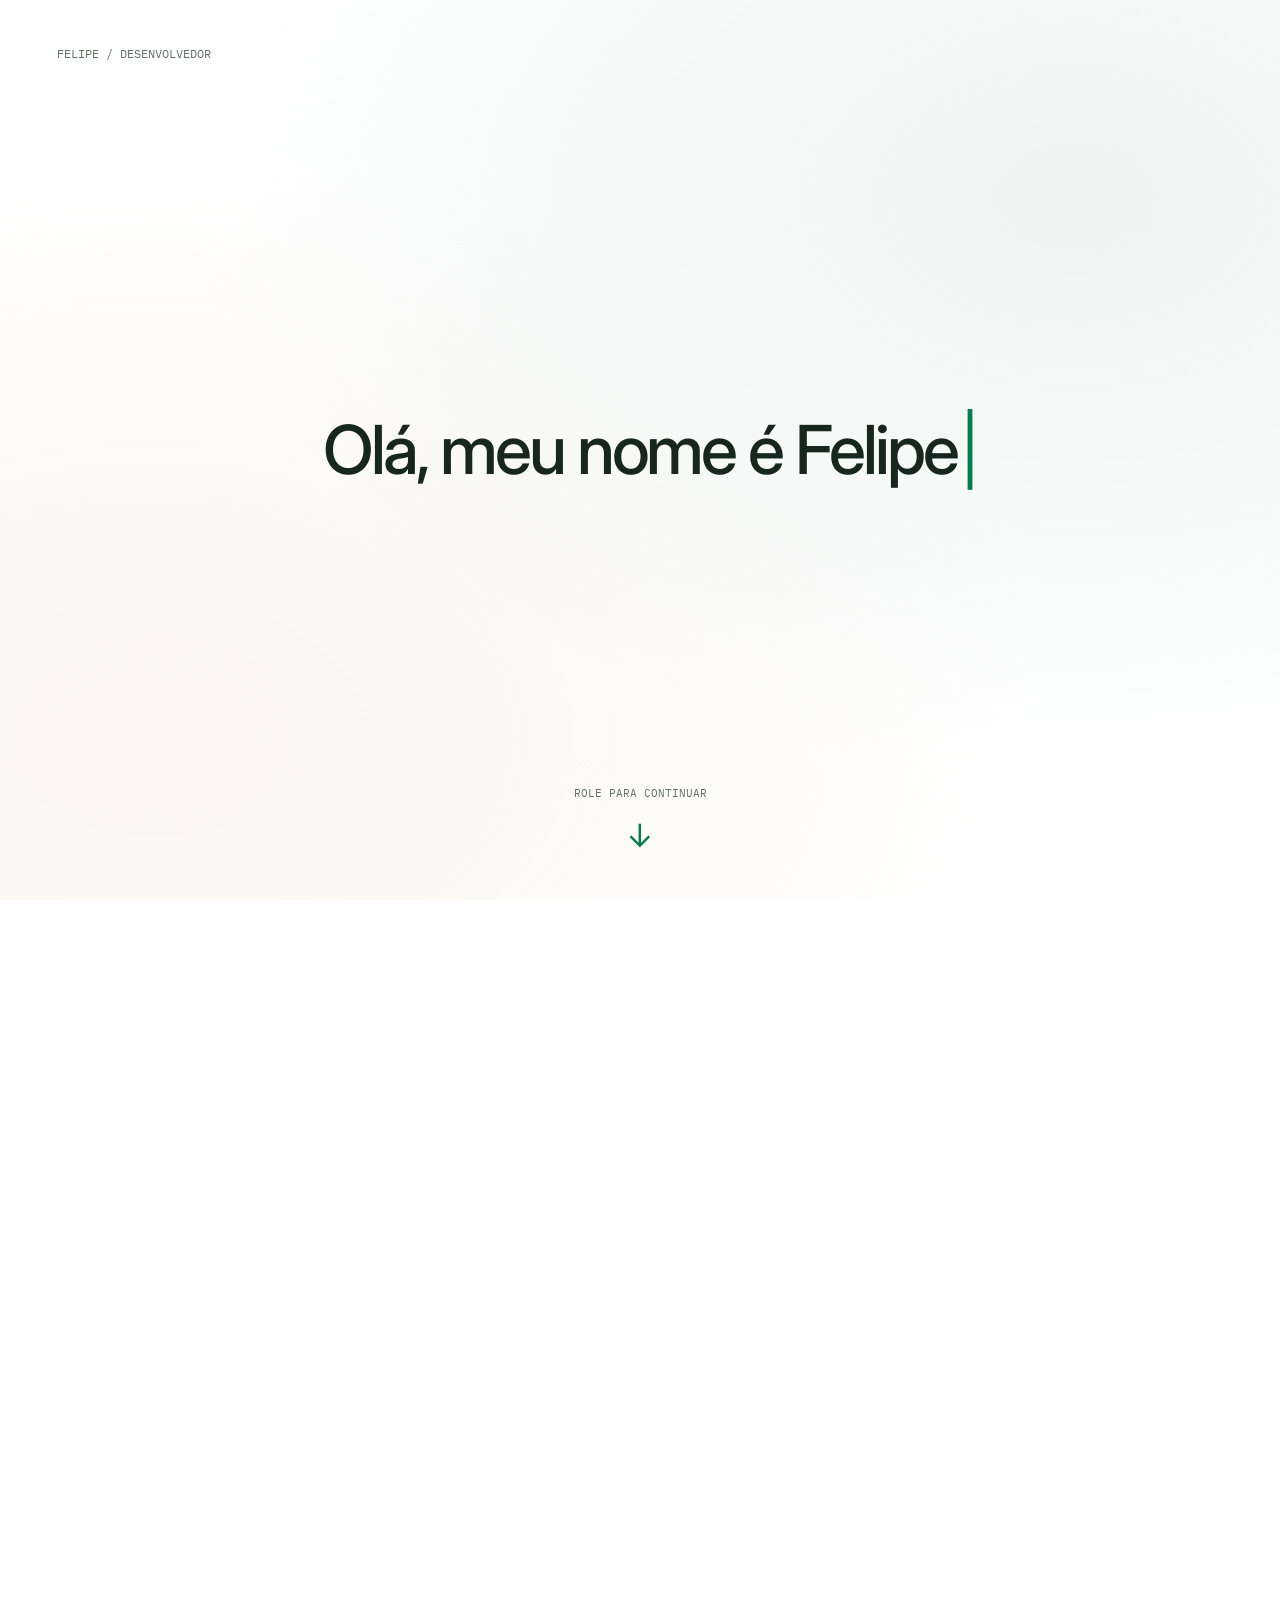
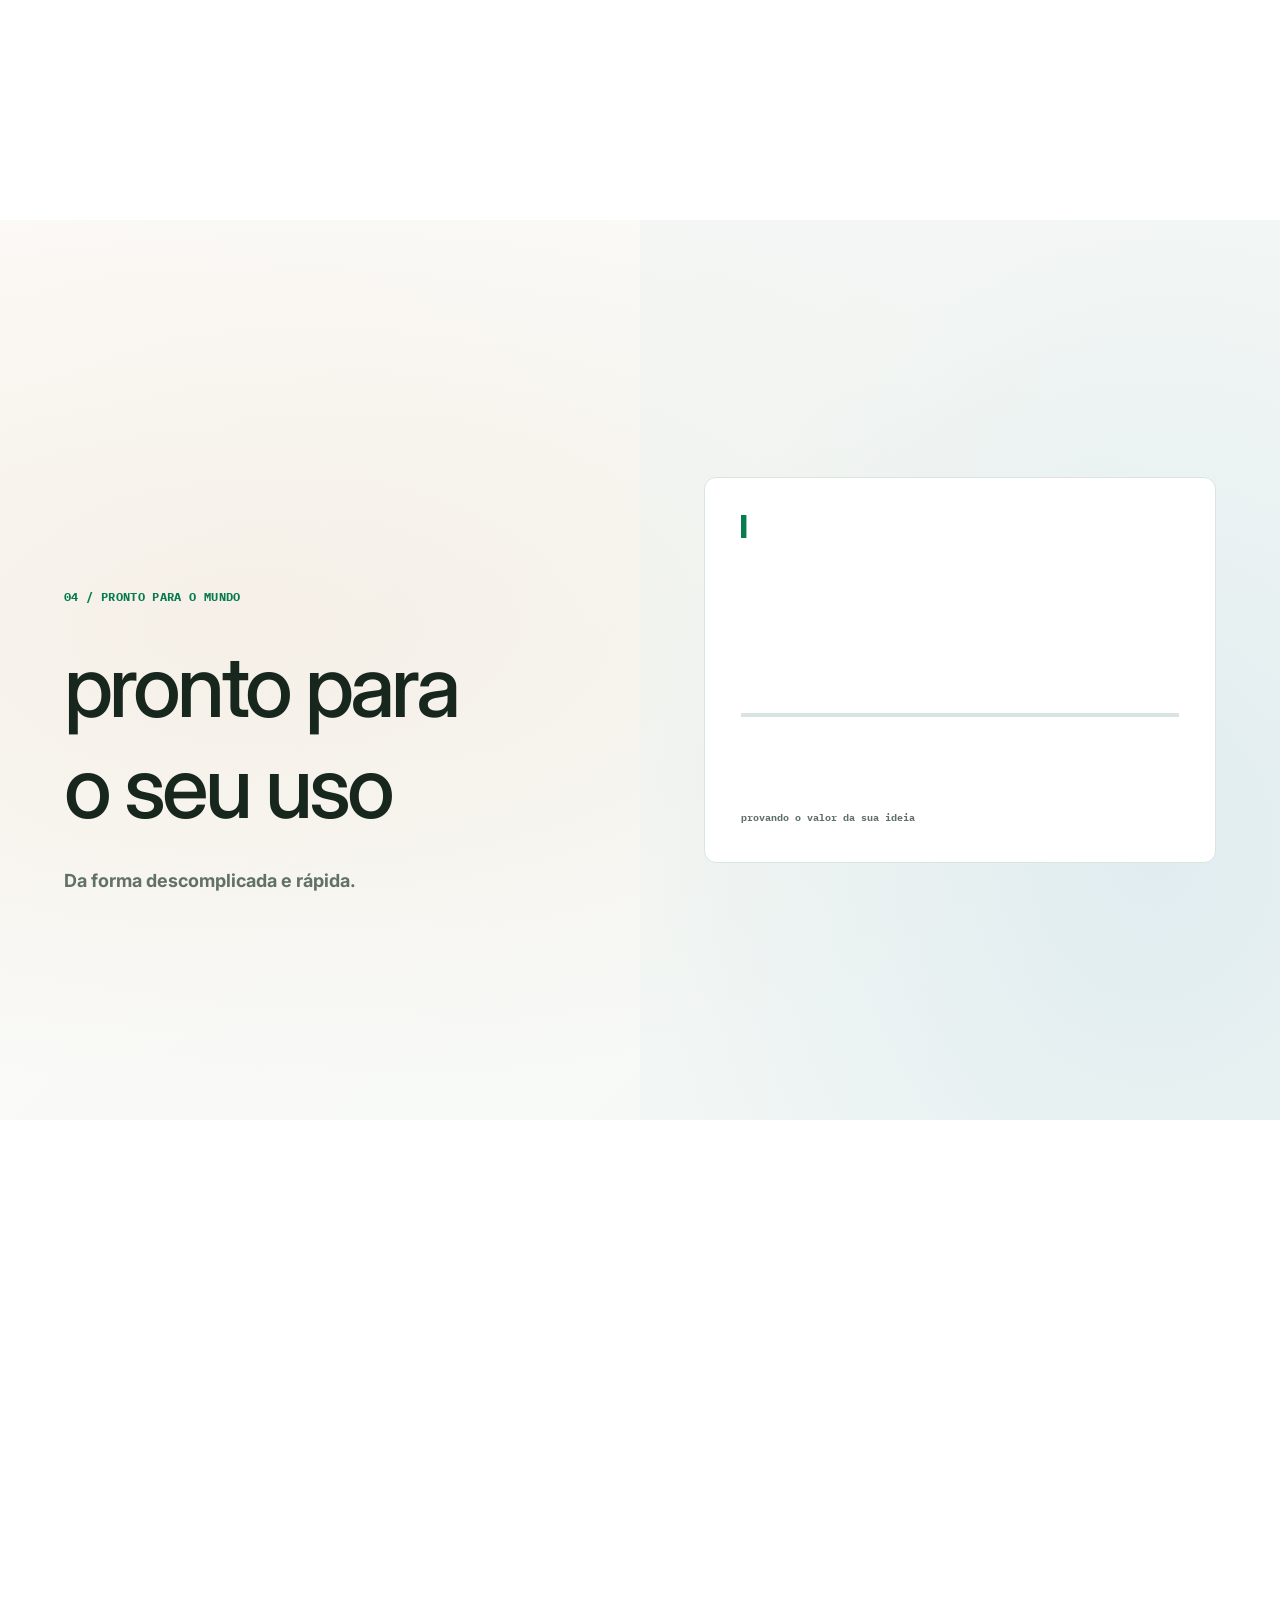
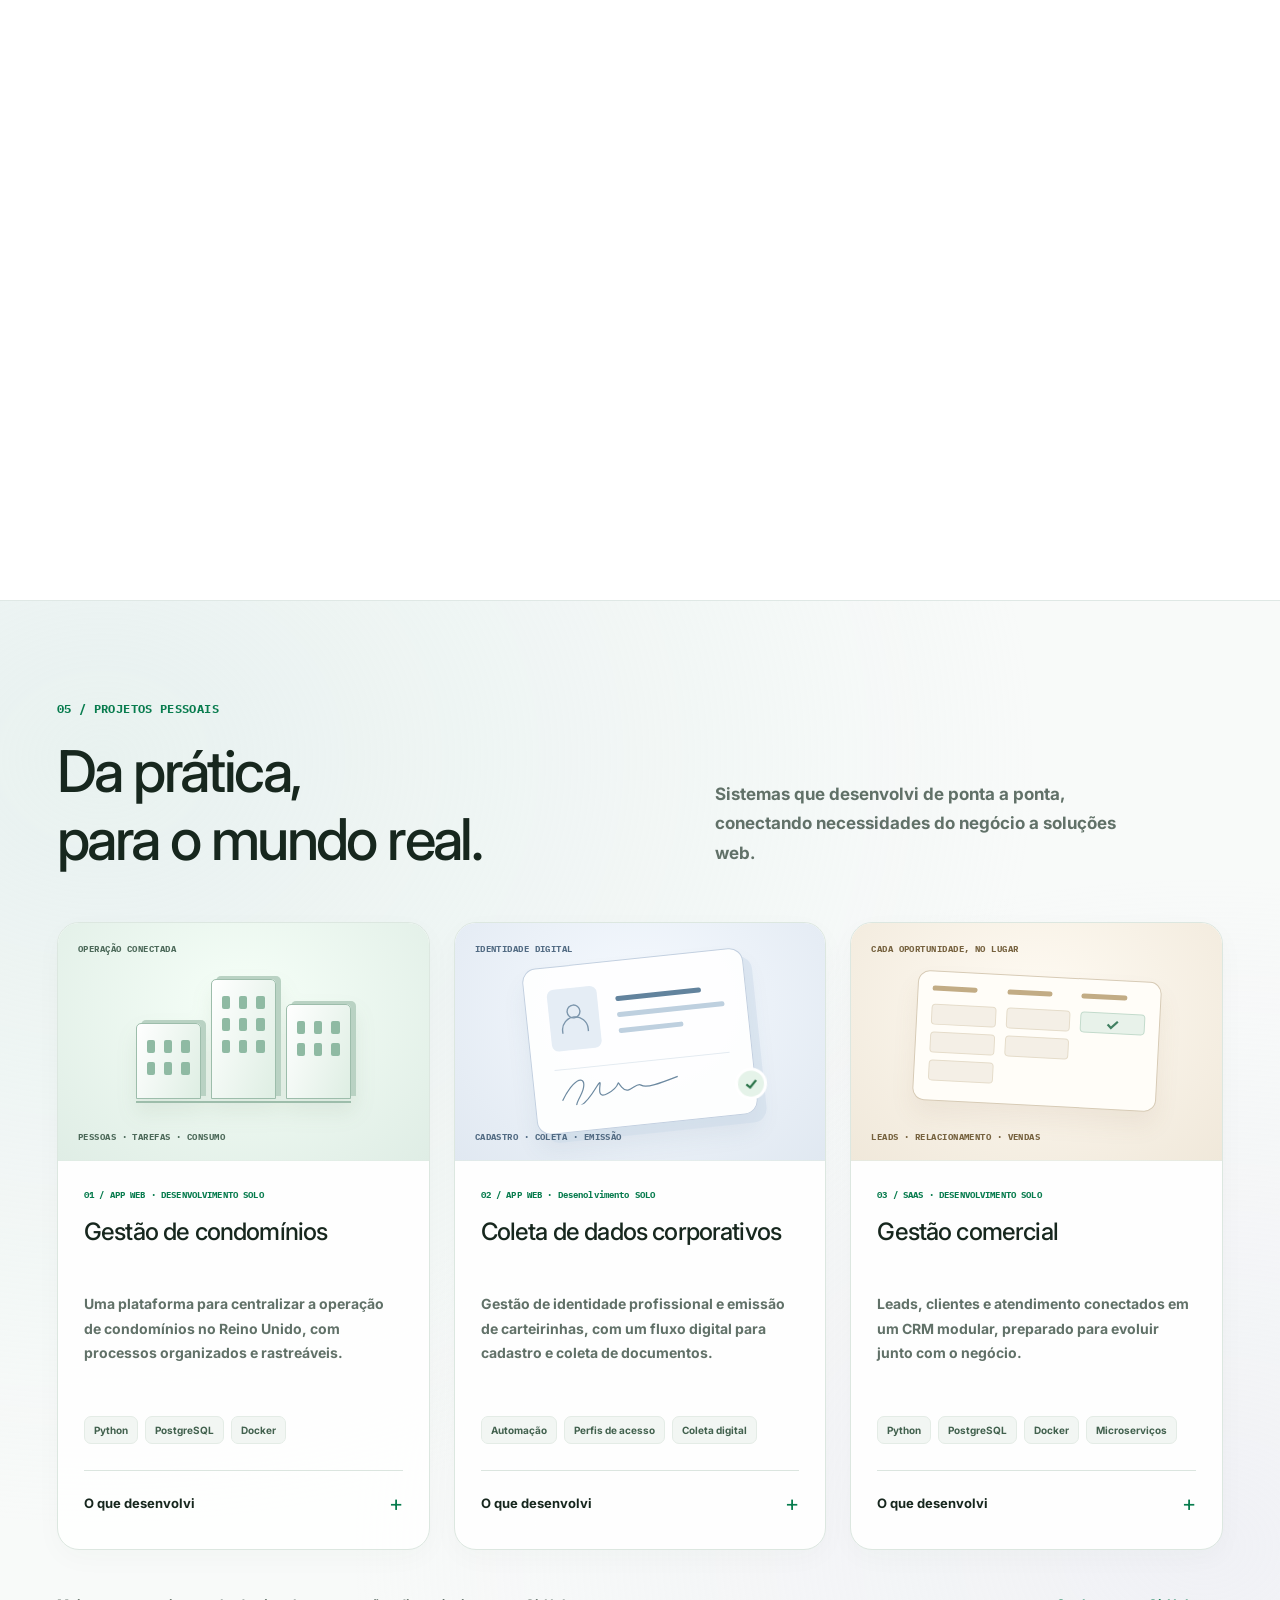
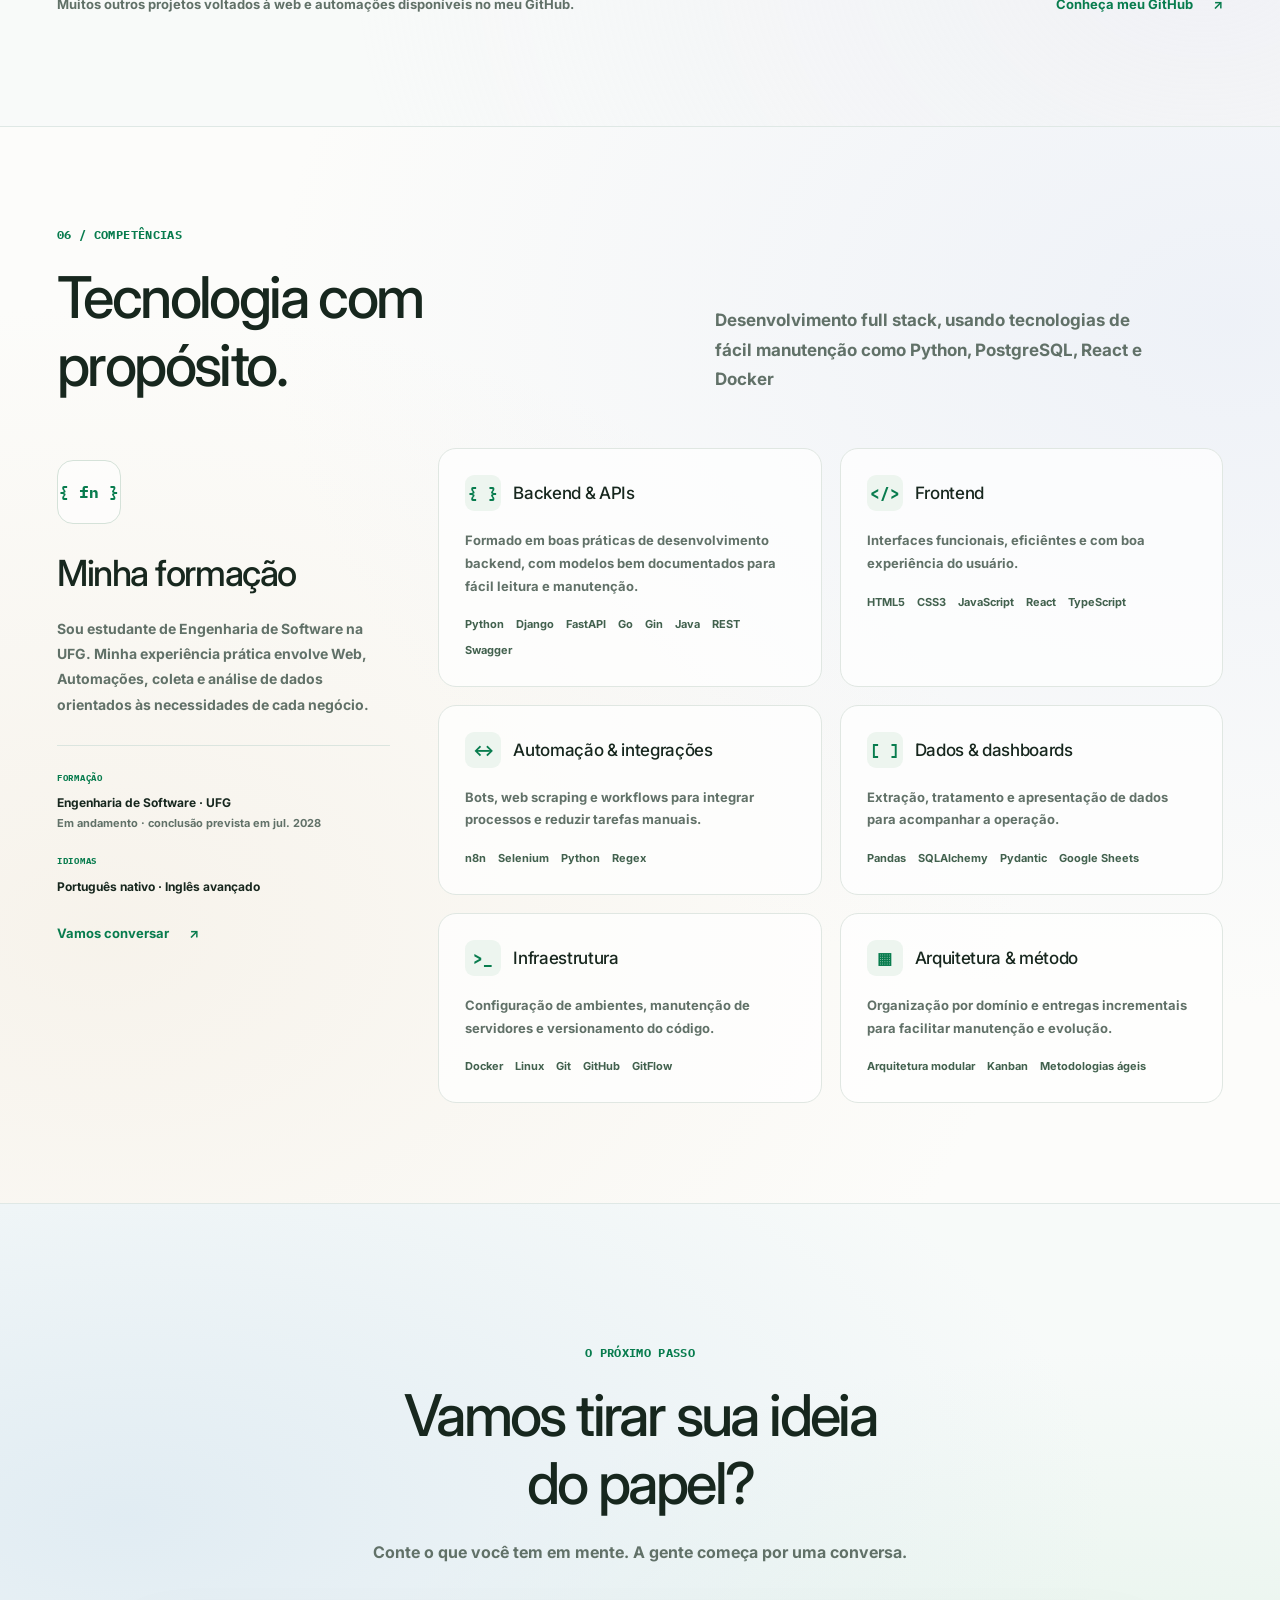
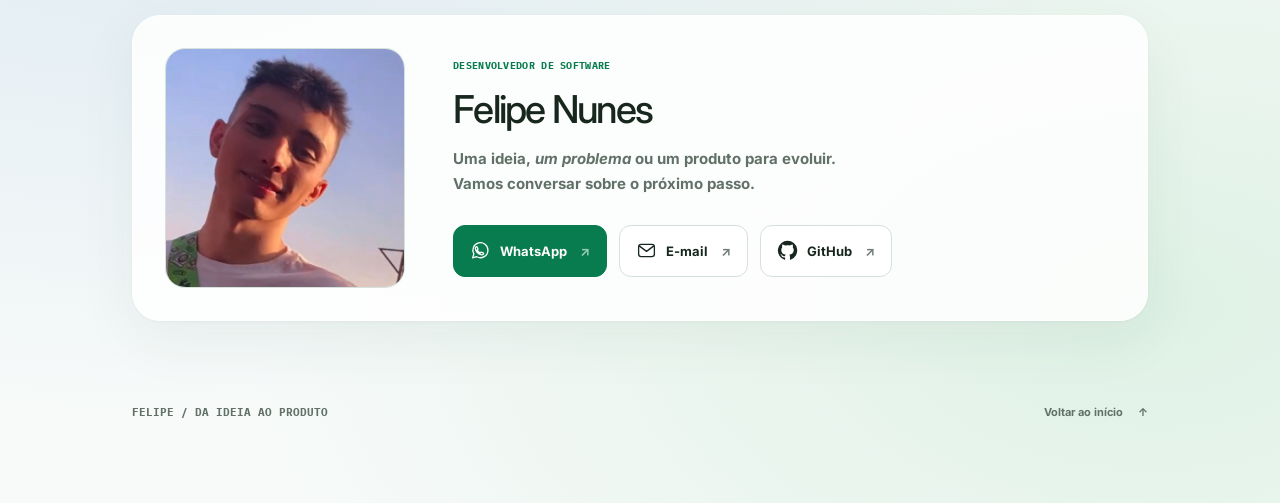
<file: index.html>
<!doctype html>
<html lang="pt-BR">

<head>
  <meta charset="utf-8">
  <meta name="viewport" content="width=device-width, initial-scale=1">
  <meta name="theme-color" content="#FFFFFF">
  <meta name="description" content="Felipe — da sua ideia a um produto seguro, funcional e eficiente.">
  <title>Felipe — Da ideia ao produto</title>
  <link rel="stylesheet" href="styles.css">
  <script src="story.js" defer></script>
  <link rel="icon" type="image/png" href="assets/logo.png">
</head>

<body>
  <a class="skip" href="#contato">Pular para contato</a>
  <main>
    <section class="intro" aria-labelledby="intro-title">
      <div class="signature mono">FELIPE / DESENVOLVEDOR</div>
      <span class="index mono" aria-hidden="true"></span>
      <h1 id="intro-title" aria-label="Olá, meu nome é Felipe"><span aria-hidden="true"><span class="intro-typed">Olá, meu nome é Felipe</span><span class="intro-cursor">|</span><span class="intro-remaining"></span></span></h1>
      <a class="scroll-cue" href="#ideia"><span class="mono">ROLE PARA CONTINUAR</span><span class="arrow"
          aria-hidden="true">↓</span></a>
    </section>

    <section id="ideia" class="story" aria-label="Da ideia ao produto">
      <div class="story-stage">
        <div class="headings">
          <div class="heading idea-heading">
            <p class="eyebrow mono">02 / DA IDEIA</p>
            <h2>e sou um desenvolvedor capaz<br class="desktop-break"> de tornar a sua ideia</h2>
          </div>
          <div class="heading product-heading">
            <p class="eyebrow mono">03 / AO PRODUTO</p>
            <h2>em um produto seguro,<br class="desktop-break"> funcional e eficiente</h2>
          </div>
        </div>
        <div class="artwork">
          <div class="idea-image" role="img"
            aria-label="Balão de conversa com duas engrenagens girando continuamente, representando uma ideia em desenvolvimento">
            <div class="conversation-copy">
              <p class="eyebrow mono">O PONTO DE PARTIDA</p>
              <h3>Uma conversa<br>para construir uma solução.</h3>
              <p>dando forma e valor para seus pensamentos.</p>
            </div>
            <svg class="conversation-art" viewBox="0 0 560 420" aria-hidden="true">
              <defs>
                <linearGradient id="bubble-fill" x1="0" y1="0" x2="1" y2="1">
                  <stop stop-color="#FFFFFF" />
                  <stop offset="1" stop-color="#EAF5EF" />
                </linearGradient>
                <linearGradient id="gear-fill" x1="0" y1="0" x2="1" y2="1">
                  <stop stop-color="#F5F9F6" />
                  <stop offset="1" stop-color="#B5CBBE" />
                </linearGradient>
              </defs>
              <ellipse class="bubble-shadow" cx="285" cy="364" rx="166" ry="15" />
              <path class="bubble-back"
                d="M138 104H432Q472 104 472 144V266Q472 306 432 306H394L428 350L350 306H138Q98 306 98 266V144Q98 104 138 104Z" />
              <path class="bubble-front"
                d="M98 60H390Q432 60 432 102V232Q432 274 390 274H190L116 326L130 274H98Q56 274 56 232V102Q56 60 98 60Z" />
              <g transform="translate(217 162)">
                <g class="gear gear-large">
                  <path class="gear-teeth"
                    d="M57.00,0.00 L69.40,9.14 L67.61,18.12 L52.66,21.81 L49.36,28.50 L55.53,42.61 L49.50,49.50 L34.70,45.22 L28.50,49.36 L26.79,64.67 L18.12,67.61 L7.44,56.51 L0.00,57.00 L-9.14,69.40 L-18.12,67.61 L-21.81,52.66 L-28.50,49.36 L-42.61,55.53 L-49.50,49.50 L-45.22,34.70 L-49.36,28.50 L-64.67,26.79 L-67.61,18.12 L-56.51,7.44 L-57.00,0.00 L-69.40,-9.14 L-67.61,-18.12 L-52.66,-21.81 L-49.36,-28.50 L-55.53,-42.61 L-49.50,-49.50 L-34.70,-45.22 L-28.50,-49.36 L-26.79,-64.67 L-18.12,-67.61 L-7.44,-56.51 L-0.00,-57.00 L9.14,-69.40 L18.12,-67.61 L21.81,-52.66 L28.50,-49.36 L42.61,-55.53 L49.50,-49.50 L45.22,-34.70 L49.36,-28.50 L64.67,-26.79 L67.61,-18.12 L56.51,-7.44 Z" />
                  <circle r="31" class="gear-hub" />
                  <circle r="12" class="gear-center" />
                </g>
              </g>
              <g transform="translate(322 207)">
                <g class="gear gear-small">
                  <path class="gear-teeth"
                    d="M39.00,0.00 L49.38,7.82 L47.55,15.45 L34.75,17.71 L31.55,22.92 L35.36,35.36 L29.39,40.45 L17.71,34.75 L12.05,37.09 L7.82,49.38 L0.00,50.00 L-6.10,38.52 L-12.05,37.09 L-22.70,44.55 L-29.39,40.45 L-27.58,27.58 L-31.55,22.92 L-44.55,22.70 L-47.55,15.45 L-38.52,6.10 L-39.00,0.00 L-49.38,-7.82 L-47.55,-15.45 L-34.75,-17.71 L-31.55,-22.92 L-35.36,-35.36 L-29.39,-40.45 L-17.71,-34.75 L-12.05,-37.09 L-7.82,-49.38 L-0.00,-50.00 L6.10,-38.52 L12.05,-37.09 L22.70,-44.55 L29.39,-40.45 L27.58,-27.58 L31.55,-22.92 L44.55,-22.70 L47.55,-15.45 L38.52,-6.10 Z" />
                  <circle r="23" class="gear-hub" />
                  <circle r="8" class="gear-center" />
                </g>
              </g>
              <circle cx="110" cy="110" r="5" class="bubble-dot" />
              <circle cx="130" cy="110" r="5" class="bubble-dot" />
              <circle cx="150" cy="110" r="5" class="bubble-dot" />
            </svg>
          </div>
          <div class="product-image" role="img"
            aria-label="Três camadas de um produto se aproximam e se encaixam conforme a rolagem: estrutura, lógica e experiência">
            <div class="product-header"><span class="mono">DA IDEIA À REALIDADE</span><span class="badge">Peça por
                peça</span></div>
            <div class="assembly-scene" aria-hidden="true">
              <div class="assembly-shadow"></div>
              <div class="assembly-layer layer-foundation">
                <div class="foundation-grid"></div><span class="layer-mark">01</span>
              </div>
              <div class="assembly-layer layer-logic">
                <div class="logic-path"></div><i></i><i></i><i></i><span class="layer-mark">02</span>
              </div>
              <div class="assembly-layer layer-experience">
                <div class="mini-nav"><span></span><span></span><span></span></div>
                <div class="mini-title"></div>
                <div class="mini-content">
                  <div></div>
                  <div></div>
                  <div></div>
                </div><span class="layer-mark">03</span>
              </div>
            </div>
            <div class="assembly-caption">
              <h3>Software robusto com <i>Eficácia</i> e <i>Segurança</i></h3>
              <p class="mono"><b>Bom planejamento</b><span>+</span><b>Boas práticas<b></p>
            </div>
          </div>
        </div>
      </div>
    </section>

    <section id="pronto" class="delivery" aria-labelledby="ready-title">
      <div class="delivery-stage">
        <div class="ready-copy">
          <p class="eyebrow mono">04 / PRONTO PARA O MUNDO</p>
          <h2 id="ready-title">pronto para<br> o seu uso</h2>
          <p class="subtitle">Da forma descomplicada e rápida.</p>
        </div>
        <div class="terminal-side">
          <div class="terminal">
            <p class="command mono" aria-label="produto.publish()"><span aria-hidden="true" id="typed-command">$
                produto.publish()</span><span class="cursor" aria-hidden="true">▌</span></p>
            <div class="checks mono">
              <p>✓ Segurança verificada</p>
              <p>✓ Funcionalidades integradas</p>
              <p>✓ Experiência otimizada</p>
            </div>
            <div class="progress" aria-hidden="true">
              <div></div>
            </div>
            <p class="complete">Seu produto no mercado.</p>
            <p class="terminal-note mono">provando o valor da sua ideia</p>
          </div>
        </div>
      </div>
    </section>

    <section id="projetos" class="portfolio-section projects" aria-labelledby="projects-title">
      <div class="section-shell">
        <header class="section-heading">
          <div>
            <p class="eyebrow mono">05 / PROJETOS PESSOAIS</p>
            <h2 id="projects-title">Da prática,<br>para o mundo real.</h2>
          </div>
          <p>Sistemas que desenvolvi de ponta a ponta, conectando necessidades do negócio a soluções web.</p>
        </header>
        <div class="project-grid">
          <article class="project-card">
            <div class="project-art property-art" aria-hidden="true"><span class="art-label mono">OPERAÇÃO
                CONECTADA</span>
              <div class="property-visual">
                <div class="building building-small"><i></i><i></i><i></i><i></i><i></i><i></i></div>
                <div class="building building-tall"><i></i><i></i><i></i><i></i><i></i><i></i><i></i><i></i><i></i>
                </div>
                <div class="building building-mid"><i></i><i></i><i></i><i></i><i></i><i></i></div>
              </div><span class="art-caption mono">PESSOAS · TAREFAS · CONSUMO</span>
            </div>
            <div class="project-content">
              <p class="project-type mono">01 / APP WEB · DESENVOLVIMENTO SOLO</p>
              <h3>Gestão de condomínios</h3>
              <p>Uma plataforma para centralizar a operação de condomínios no Reino Unido, com processos organizados e
                rastreáveis.</p>
              <ul class="tech-tags" aria-label="Tecnologias do projeto">
                <li>Python</li>
                <li>PostgreSQL</li>
                <li>Docker</li>
              </ul>
              <details class="project-details">
                <summary>O que desenvolvi <span aria-hidden="true">+</span></summary>
                <ul>
                  <li>API RESTful</li>
                  <li>Controle de ponto/horas, registro de tarefas e controle de acesso temporario</li>
                  <li>Agenda de tarefas padrões como teste de alarme de incendio, elevador, luz de emergência e outras
                    manutenções </li>
                  <li>Controle financeiro de entradas e saídas</li>
                  <li>Mensageria twillio para funcionarios, moradores ou prestadores de serviços</li>
                  <li>Relatórios automaticos de consumo, contas e funcionários</li>
                  <li>Integração com sistemas externos como google calendar, google excel, twillio e scrapping de dados
                  </li>
                </ul>
              </details>
            </div>
          </article>
          <article class="project-card">
            <div class="project-art identity-art" aria-hidden="true"><span class="art-label mono">IDENTIDADE
                DIGITAL</span>
              <div class="identity-visual">
                <div class="identity-photo"><svg viewBox="0 0 48 48" fill="none">
                    <circle cx="24" cy="16" r="7" />
                    <path d="M10 39v-3a14 14 0 0 1 28 0v3" />
                  </svg></div>
                <div class="identity-lines"><i></i><i></i><i></i></div>
                <div class="identity-signature"><svg viewBox="0 0 160 32" fill="none">
                    <path d="M6 25C28-10 43 0 28 22S32 35 48 14s-7 17 14 8 10-18 18-6 18-5 24 0 24 0 46-6" />
                  </svg></div><span class="identity-check">✓</span>
              </div><span class="art-caption mono">CADASTRO · COLETA · EMISSÃO</span>
            </div>
            <div class="project-content">
              <p class="project-type mono">02 / APP WEB · Desenolvimento SOLO</p>
              <h3>Coleta de dados corporativos</h3>
              <p>Gestão de identidade profissional e emissão de carteirinhas, com um fluxo digital para cadastro e
                coleta de documentos.</p>
              <ul class="tech-tags" aria-label="Recursos do projeto">
                <li>Automação</li>
                <li>Perfis de acesso</li>
                <li>Coleta digital</li>
              </ul>
              <details class="project-details">
                <summary>O que desenvolvi <span aria-hidden="true">+</span></summary>
                <ul>
                  <li>API Restful</li>
                  <li>CRM básico com empresas, funcionários e leads.</li>
                  <li>Coleta de assinaturas digitais, fotos e documentos com segurança.</li>
                  <li>Gestão com transparência para ambos os lados.</li>
                  <li>Integração com IA para análise de dados existentes, identificando pendências de informações em estruturas de dados legadas </li>
                </ul>
              </details>
            </div>
          </article>
          <article class="project-card">
            <div class="project-art crm-art" aria-hidden="true"><span class="art-label mono">CADA OPORTUNIDADE, NO
                LUGAR</span>
              <div class="pipeline-visual">
                <div><span></span><i></i><i></i><i></i></div>
                <div><span></span><i></i><i></i></div>
                <div><span></span><i class="won-card">✓</i></div>
              </div><span class="art-caption mono">LEADS · RELACIONAMENTO · VENDAS</span>
            </div>
            <div class="project-content">
              <p class="project-type mono">03 / SAAS · DESENVOLVIMENTO SOLO</p>
              <h3>Gestão comercial</h3>
              <p>Leads, clientes e atendimento conectados em um CRM modular, preparado para evoluir junto com o negócio.
              </p>
              <ul class="tech-tags" aria-label="Tecnologias do projeto">
                <li>Python</li>
                <li>PostgreSQL</li>
                <li>Docker</li>
                <li>Microserviços</li>
              </ul>
              <details class="project-details">
                <summary>O que desenvolvi <span aria-hidden="true">+</span></summary>
                <ul>
                  <li>Módulos por domínio: vendas, atendimento, financeiro e relatórios.</li>
                  <li>Automação de distribuição de leads e atualização de status.</li>
                  <li>Indicadores operacionais e arquitetura voltada à evolução incremental.</li>
                </ul>
              </details>
            </div>
          </article>
        </div>
        <div class="section-footnote">
          <p>Muitos outros projetos voltados à web e automações disponíveis no meu GitHub.</p><a class="text-link"
            href="https://github.com/FelipeNCampos" target="_blank" rel="noopener noreferrer">Conheça meu GitHub <span
              aria-hidden="true">↗</span></a>
        </div>
      </div>
    </section>

    <section id="competencias" class="portfolio-section skills" aria-labelledby="skills-title">
      <div class="section-shell">
        <header class="section-heading">
          <div>
            <p class="eyebrow mono">06 / COMPETÊNCIAS</p>
            <h2 id="skills-title">Tecnologia com<br>propósito.</h2>
          </div>
          <p>Desenvolvimento <b>full stack</b>, usando tecnologias de fácil manutenção como <b>Python, PostgreSQL, React e Docker</b></p>
        </header>
        <div class="skills-layout">
          <aside class="skills-profile" aria-label="Apresentação profissional"><span class="profile-symbol mono"
              aria-hidden="true">{ fn }</span>
            <h3>Minha formação</h3>
            <p>Sou estudante de Engenharia de Software na <b>UFG</b>. Minha experiência prática envolve <b> Web, Automações,
              coleta e análise de dados </b> orientados às necessidades de cada negócio.</p>
            <div class="profile-facts">
              <p><span class="mono">FORMAÇÃO</span>Engenharia de Software · UFG<small>Em andamento · conclusão prevista
                  em jul. 2028</small></p>
              <p><span class="mono">IDIOMAS</span>Português nativo · Inglês avançado</p>
            </div><a class="text-link" href="#contato">Vamos conversar <span aria-hidden="true">↗</span></a>
          </aside>
          <div class="skills-grid">
            <article class="skill-card">
              <div class="skill-card-heading"><span class="skill-icon mono" aria-hidden="true">{ }</span>
                <h3>Backend & APIs</h3>
              </div>
              <p>Formado em boas práticas de desenvolvimento backend, com modelos bem documentados para fácil leitura e manutenção.</p>
              <ul class="skill-tags" aria-label="Tecnologias backend">
                <li><b>Python</b></li>
                <li><b>Django</b></li>
                <li><b>FastAPI</b></li>
                <li>Go</li>
                <li>Gin</li>
                <li>Java</li>
                <li><b>REST</b></li>
                <li>Swagger</li>
              </ul>
            </article>
            <article class="skill-card">
              <div class="skill-card-heading"><span class="skill-icon mono" aria-hidden="true">&lt;/&gt;</span>
                <h3>Frontend</h3>
              </div>
              <p>Interfaces <b>funcionais, eficiêntes</b> e com <b>boa experiência</b> do usuário.</p>
              <ul class="skill-tags" aria-label="Tecnologias frontend">
                <li><b>HTML5</b></li>
                <li><b>CSS3</b></li>
                <li><b>JavaScript</b></li>
                <li><b>React</b></li>
                <li>TypeScript</li>
              </ul>
            </article>
            <article class="skill-card">
              <div class="skill-card-heading"><span class="skill-icon" aria-hidden="true">↔</span>
                <h3>Automação & integrações</h3>
              </div>
              <p><b>Bots, web scraping e workflows</b> para integrar processos e <b>reduzir tarefas manuais.</b></p>
              <ul class="skill-tags" aria-label="Ferramentas de automação">
                <li><b>n8n</b></li>
                <li><b>Selenium</b></li>
                <li><b>Python</b></li>
                <li>Regex</li>
              </ul>
            </article>
            <article class="skill-card">
              <div class="skill-card-heading"><span class="skill-icon mono" aria-hidden="true">[ ]</span>
                <h3>Dados & dashboards</h3>
              </div>
              <p><b>Extração, tratamento e apresentação</b> de dados para <b>acompanhar a operação.</b></p>
              <ul class="skill-tags" aria-label="Ferramentas de dados">
                <li><b>Pandas</b></li>
                <li><b>SQLAlchemy</b></li>
                <li><b>Pydantic</b></li>
                <li><b>Google Sheets</b></li>
              </ul>
            </article>
            <article class="skill-card">
              <div class="skill-card-heading"><span class="skill-icon mono" aria-hidden="true">&gt;_</span>
                <h3>Infraestrutura</h3>
              </div>
              <p><b>Configuração de ambientes, manutenção de servidores e versionamento</b> do código.</p>
              <ul class="skill-tags" aria-label="Ferramentas de infraestrutura">
                <li><b>Docker</b></li>
                <li><b>Linux</b></li>
                <li><b>Git</b></li>
                <li><b>GitHub</b></li>
                <li><b>GitFlow</b></li>
              </ul>
            </article>
            <article class="skill-card">
              <div class="skill-card-heading"><span class="skill-icon" aria-hidden="true">▦</span>
                <h3>Arquitetura & método</h3>
              </div>
              <p><b>Organização por domínio e entregas incrementais</b> para facilitar manutenção e evolução.</p>
              <ul class="skill-tags" aria-label="Práticas de desenvolvimento">
                <li><b>Arquitetura modular</b></li>
                <li><b>Kanban</b></li>
                <li><b>Metodologias ágeis</b></li>
              </ul>
            </article>
          </div>
        </div>
      </div>
    </section>

    <section id="contato" class="contact" aria-labelledby="contact-title">
      <div class="contact-heading">
        <p class="eyebrow mono">O PRÓXIMO PASSO</p>
        <h2 id="contact-title">Vamos tirar sua ideia<br>do papel?</h2>
        <p>Conte o que você tem em mente. A gente começa por uma conversa.</p>
      </div>
      <article class="contact-card" aria-label="Contato de Felipe Nunes">
        <div class="contact-photo">
          <img src="assets/foto.jpeg" alt="Foto de Felipe Nunes">
        </div>
        <div class="contact-details">
          <p class="eyebrow mono">DESENVOLVEDOR DE SOFTWARE</p>
          <h3>Felipe Nunes</h3>
          <p><b>Uma ideia</b>, <i>um problema</i> ou <b>um produto</b > para evoluir.<br class="desktop-break"> Vamos conversar sobre o
            próximo passo.</p>
          <nav class="contact-links" aria-label="Canais de contato">
            <a class="contact-link contact-whatsapp" href="https://wa.me/5562994566196" target="_blank"
              rel="noopener noreferrer" aria-label="Conversar com Felipe pelo WhatsApp (abre em nova aba)"><svg
                viewBox="0 0 24 24" fill="none" aria-hidden="true">
                <path d="M20.5 11.6a8.6 8.6 0 0 1-12.8 7.5L3 20.5l1.4-4.6A8.6 8.6 0 1 1 20.5 11.6Z" />
                <path
                  d="m8 7.6 1.2 2.7-1 1.1c.8 1.6 1.8 2.6 3.5 3.4l1.1-1 2.7 1.2c.2 1.2-.8 2-1.9 2-3.8-.3-7.2-3.7-7.5-7.4 0-1.1.8-2.1 1.9-2Z" />
              </svg><span>WhatsApp</span><span class="link-arrow" aria-hidden="true">↗</span></a>
            <a class="contact-link" href="mailto:felipe.n.cmp@gmail.com"
              aria-label="Enviar e-mail para felipe.n.cmp@gmail.com"><svg viewBox="0 0 24 24" fill="none"
                aria-hidden="true">
                <rect x="3" y="5" width="18" height="14" rx="3" />
                <path d="m4 7 8 6 8-6" />
              </svg><span>E-mail</span><span class="link-arrow" aria-hidden="true">↗</span></a>
            <a class="contact-link" href="https://github.com/FelipeNCampos" target="_blank" rel="noopener noreferrer"
              aria-label="Ver o GitHub de FelipeNCampos (abre em nova aba)"><svg viewBox="0 0 24 24" fill="currentColor"
                aria-hidden="true">
                <path
                  d="M12 .9a11.1 11.1 0 0 0-3.5 21.6c.6.1.8-.2.8-.5v-2.1c-3.1.7-3.8-1.3-3.8-1.3-.5-1.3-1.2-1.7-1.2-1.7-1-.7.1-.7.1-.7 1.1.1 1.7 1.1 1.7 1.1 1 1.7 2.6 1.2 3.2.9.1-.7.4-1.2.7-1.5-2.5-.3-5.1-1.3-5.1-5.5 0-1.2.4-2.2 1.1-3-.1-.3-.5-1.4.1-2.9 0 0 .9-.3 3.1 1.1A10.7 10.7 0 0 1 12 6c1 0 1.9.1 2.8.4 2.1-1.4 3.1-1.1 3.1-1.1.6 1.5.2 2.6.1 2.9.7.8 1.1 1.8 1.1 3 0 4.3-2.6 5.2-5.1 5.5.4.4.8 1 .8 2.1V22c0 .3.2.6.8.5A11.1 11.1 0 0 0 12 .9Z" />
              </svg><span>GitHub</span><span class="link-arrow" aria-hidden="true">↗</span></a>
          </nav>
        </div>
      </article>
      <footer class="contact-footer"><span class="mono">FELIPE / DA IDEIA AO PRODUTO</span><a href="#intro-title">Voltar
          ao início <span aria-hidden="true">↑</span></a></footer>
    </section>
  </main>
</body>

</html>
</file>
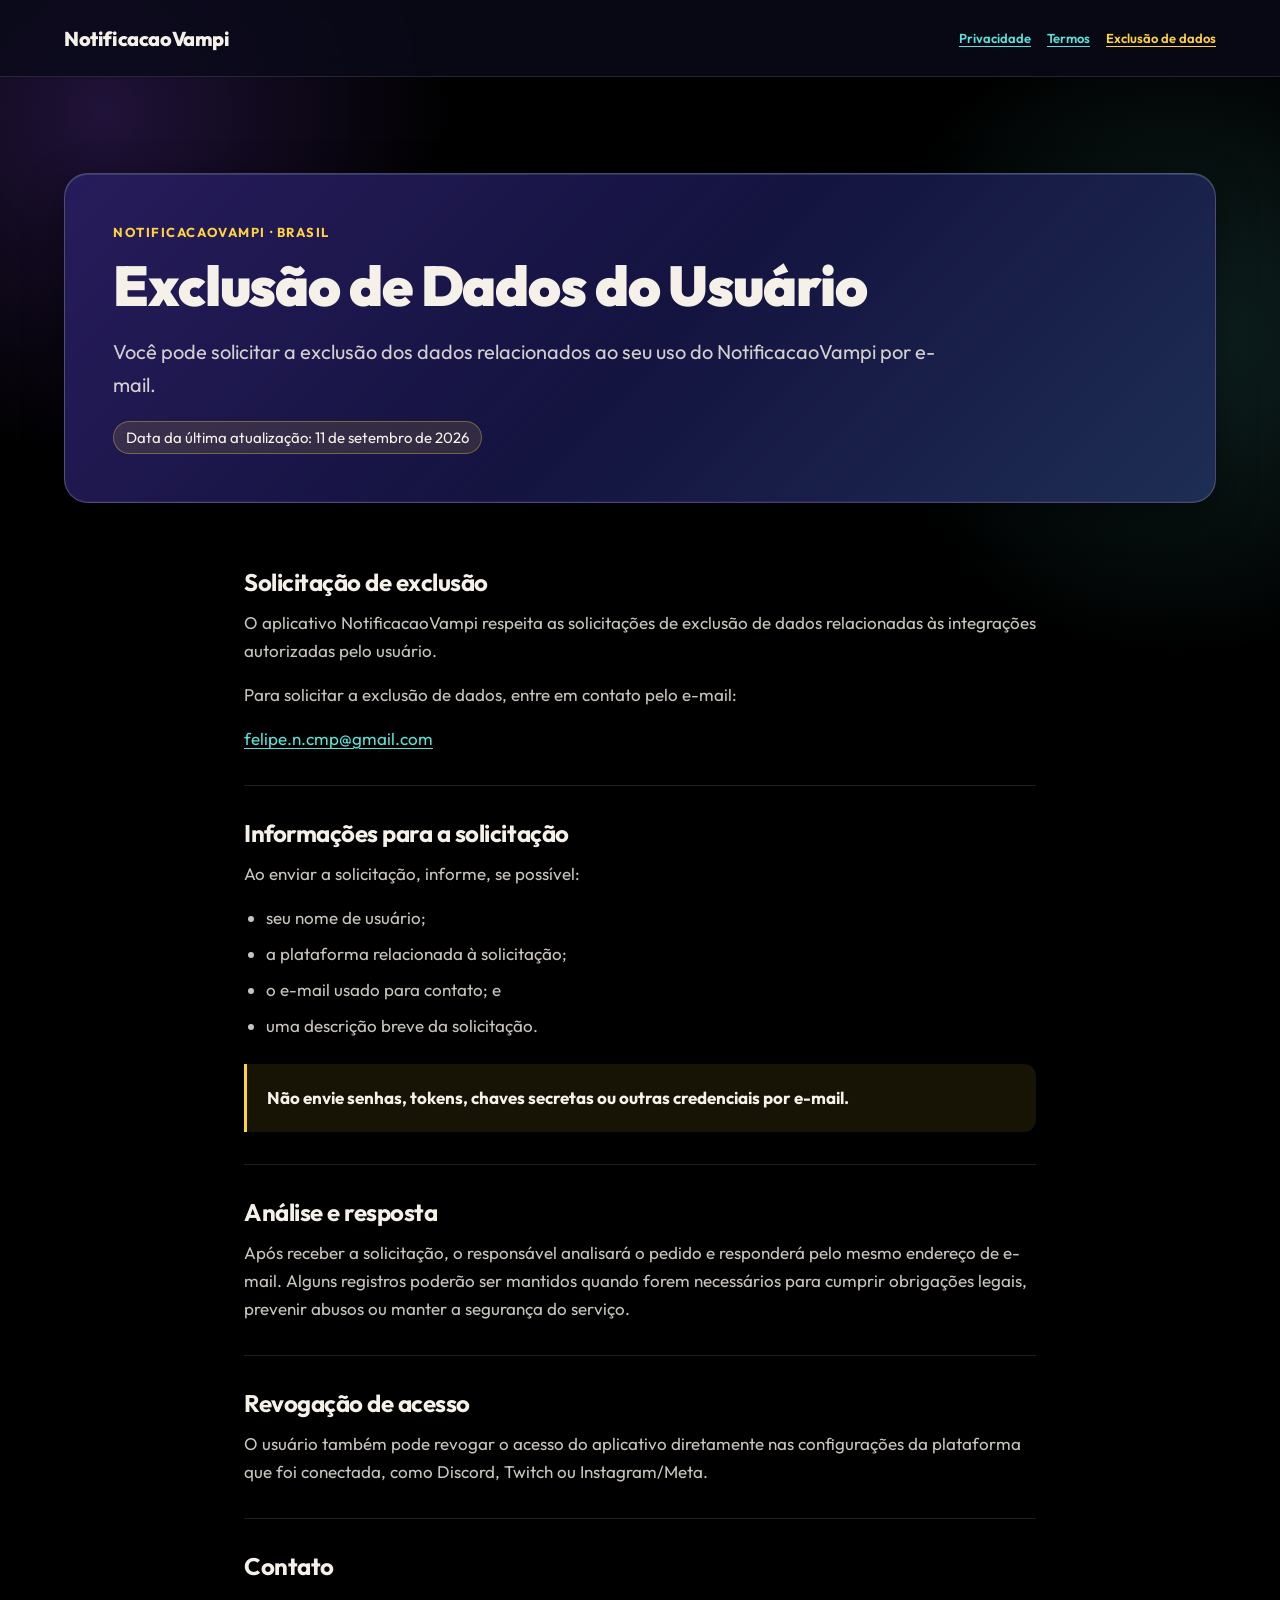
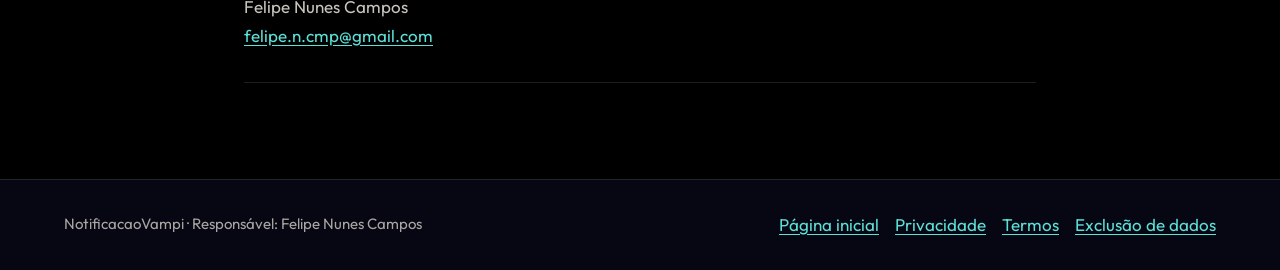
<file: exclusao-de-dados.html>
<!DOCTYPE html>
<html lang="pt-BR">

<head>
    <meta charset="UTF-8">
    <meta name="viewport" content="width=device-width, initial-scale=1.0">
    <meta name="description" content="Como solicitar a exclusão de dados relacionados ao aplicativo NotificacaoVampi.">
    <meta name="robots" content="index, follow">
    <link rel="canonical" href="https://felipencampos.github.io/exclusao-de-dados.html">
    <link rel="preconnect" href="https://fonts.googleapis.com">
    <link rel="preconnect" href="https://fonts.gstatic.com" crossorigin>
    <link href="https://fonts.googleapis.com/css2?family=Outfit:wght@400;500;600;700;800;900&display=swap" rel="stylesheet">
    <link rel="stylesheet" href="css/styles.css">
    <title>Exclusão de Dados | NotificacaoVampi</title>
</head>

<body class="legal-page">
    <a class="skip-link" href="#conteudo-principal">Ir para o conteúdo principal</a>

    <header class="legal-header">
        <div class="legal-header__inner">
            <a class="legal-brand" href="index.html">NotificacaoVampi</a>
            <nav class="legal-nav" aria-label="Navegação institucional">
                <a href="politica-de-privacidade.html">Privacidade</a>
                <a href="termos-de-servico.html">Termos</a>
                <a href="exclusao-de-dados.html" aria-current="page">Exclusão de dados</a>
            </nav>
        </div>
    </header>

    <main id="conteudo-principal" class="legal-main">
        <header class="legal-hero">
            <p class="legal-eyebrow">NotificacaoVampi · Brasil</p>
            <h1 class="legal-title">Exclusão de Dados do Usuário</h1>
            <p class="legal-summary">Você pode solicitar a exclusão dos dados relacionados ao seu uso do NotificacaoVampi por e-mail.</p>
            <p class="legal-updated">Data da última atualização: <time datetime="2026-09-11">11 de setembro de 2026</time></p>
        </header>

        <article class="legal-content">
            <section class="legal-section" aria-labelledby="solicitacao">
                <h2 id="solicitacao">Solicitação de exclusão</h2>
                <p>O aplicativo NotificacaoVampi respeita as solicitações de exclusão de dados relacionadas às integrações autorizadas pelo usuário.</p>
                <p>Para solicitar a exclusão de dados, entre em contato pelo e-mail:</p>
                <p><a href="mailto:felipe.n.cmp@gmail.com?subject=Solicitação%20de%20exclusão%20de%20dados">felipe.n.cmp@gmail.com</a></p>
            </section>

            <section class="legal-section" aria-labelledby="informacoes">
                <h2 id="informacoes">Informações para a solicitação</h2>
                <p>Ao enviar a solicitação, informe, se possível:</p>
                <ul>
                    <li>seu nome de usuário;</li>
                    <li>a plataforma relacionada à solicitação;</li>
                    <li>o e-mail usado para contato; e</li>
                    <li>uma descrição breve da solicitação.</li>
                </ul>
                <div class="legal-callout">
                    <p><strong>Não envie senhas, tokens, chaves secretas ou outras credenciais por e-mail.</strong></p>
                </div>
            </section>

            <section class="legal-section" aria-labelledby="analise">
                <h2 id="analise">Análise e resposta</h2>
                <p>Após receber a solicitação, o responsável analisará o pedido e responderá pelo mesmo endereço de e-mail. Alguns registros poderão ser mantidos quando forem necessários para cumprir obrigações legais, prevenir abusos ou manter a segurança do serviço.</p>
            </section>

            <section class="legal-section" aria-labelledby="revogacao">
                <h2 id="revogacao">Revogação de acesso</h2>
                <p>O usuário também pode revogar o acesso do aplicativo diretamente nas configurações da plataforma que foi conectada, como Discord, Twitch ou Instagram/Meta.</p>
            </section>

            <section class="legal-section" aria-labelledby="contato">
                <h2 id="contato">Contato</h2>
                <p>Felipe Nunes Campos<br><a href="mailto:felipe.n.cmp@gmail.com?subject=Solicitação%20de%20exclusão%20de%20dados">felipe.n.cmp@gmail.com</a></p>
            </section>
        </article>
    </main>

    <footer class="legal-footer">
        <div class="legal-footer__inner">
            <p>NotificacaoVampi · Responsável: Felipe Nunes Campos</p>
            <nav class="legal-footer__links" aria-label="Links legais do rodapé">
                <a href="index.html">Página inicial</a>
                <a href="politica-de-privacidade.html">Privacidade</a>
                <a href="termos-de-servico.html">Termos</a>
                <a href="exclusao-de-dados.html" aria-current="page">Exclusão de dados</a>
            </nav>
        </div>
    </footer>
</body>

</html>
</file>
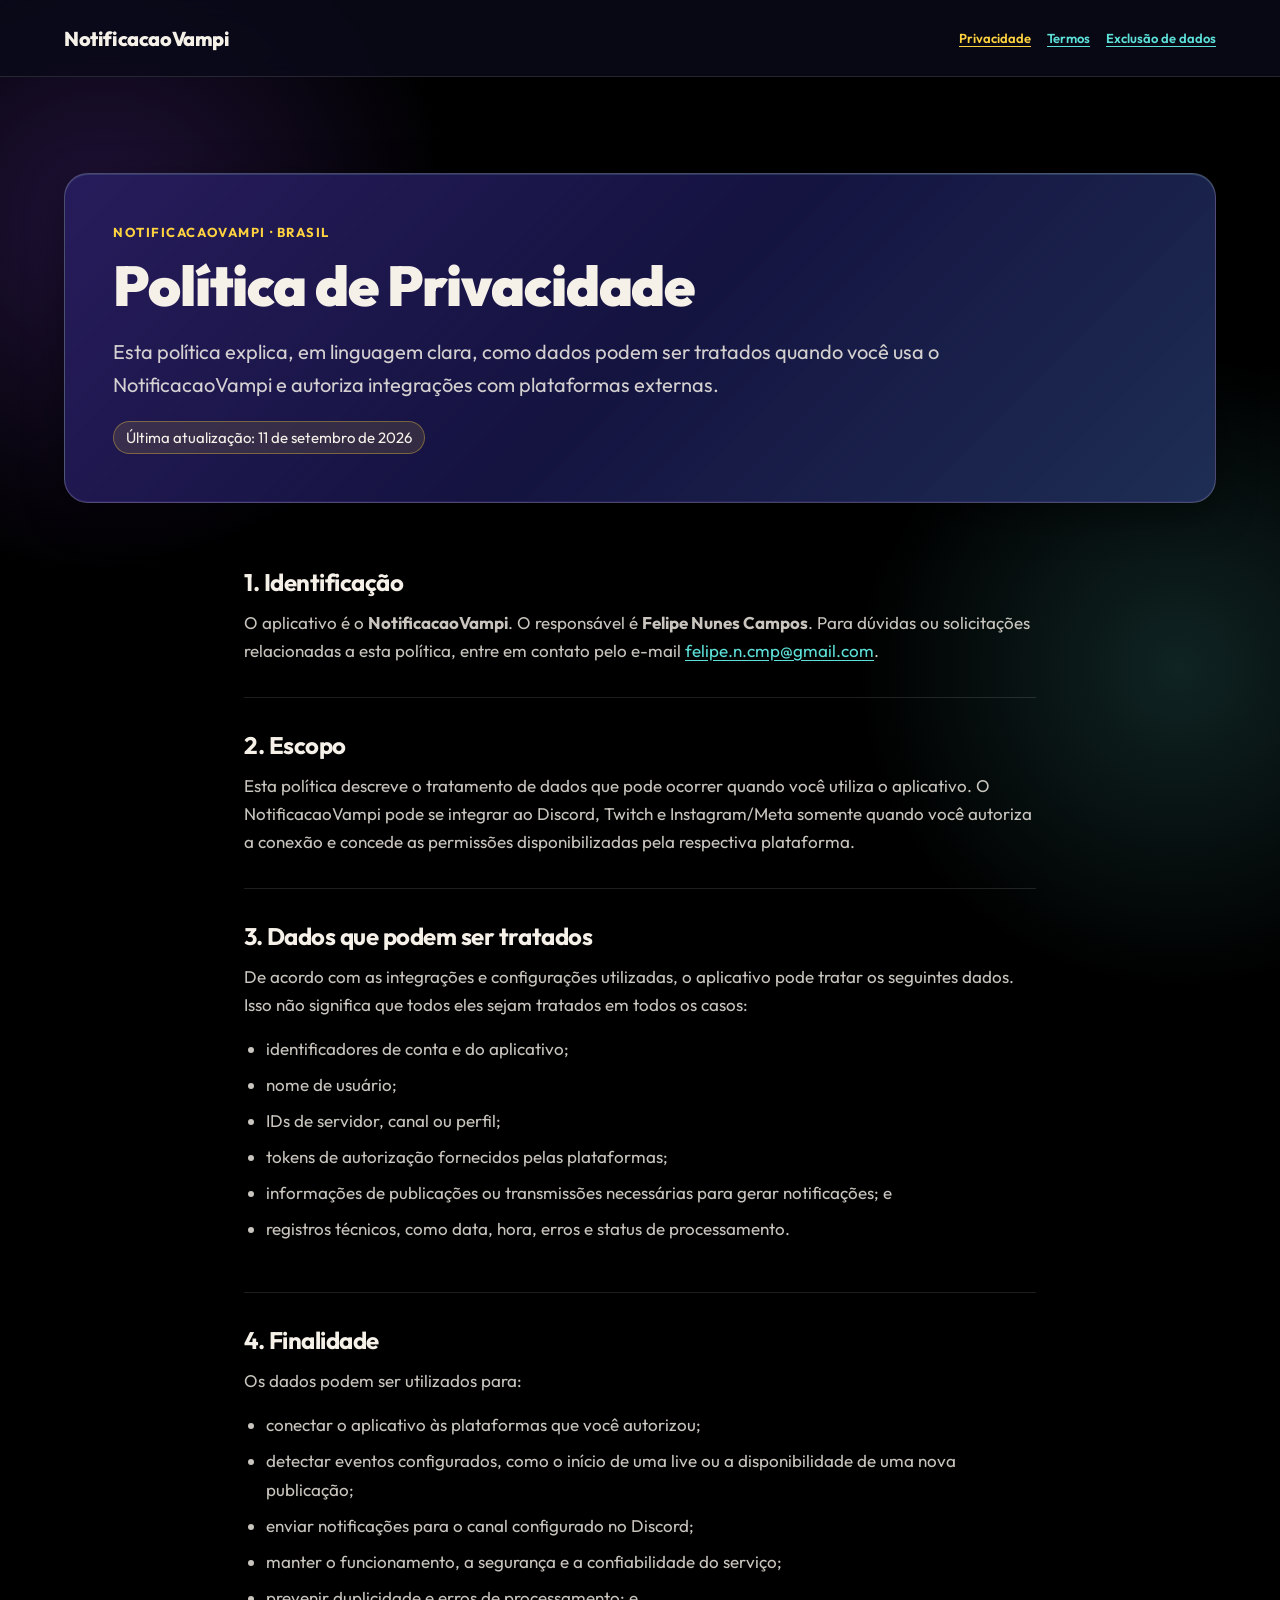
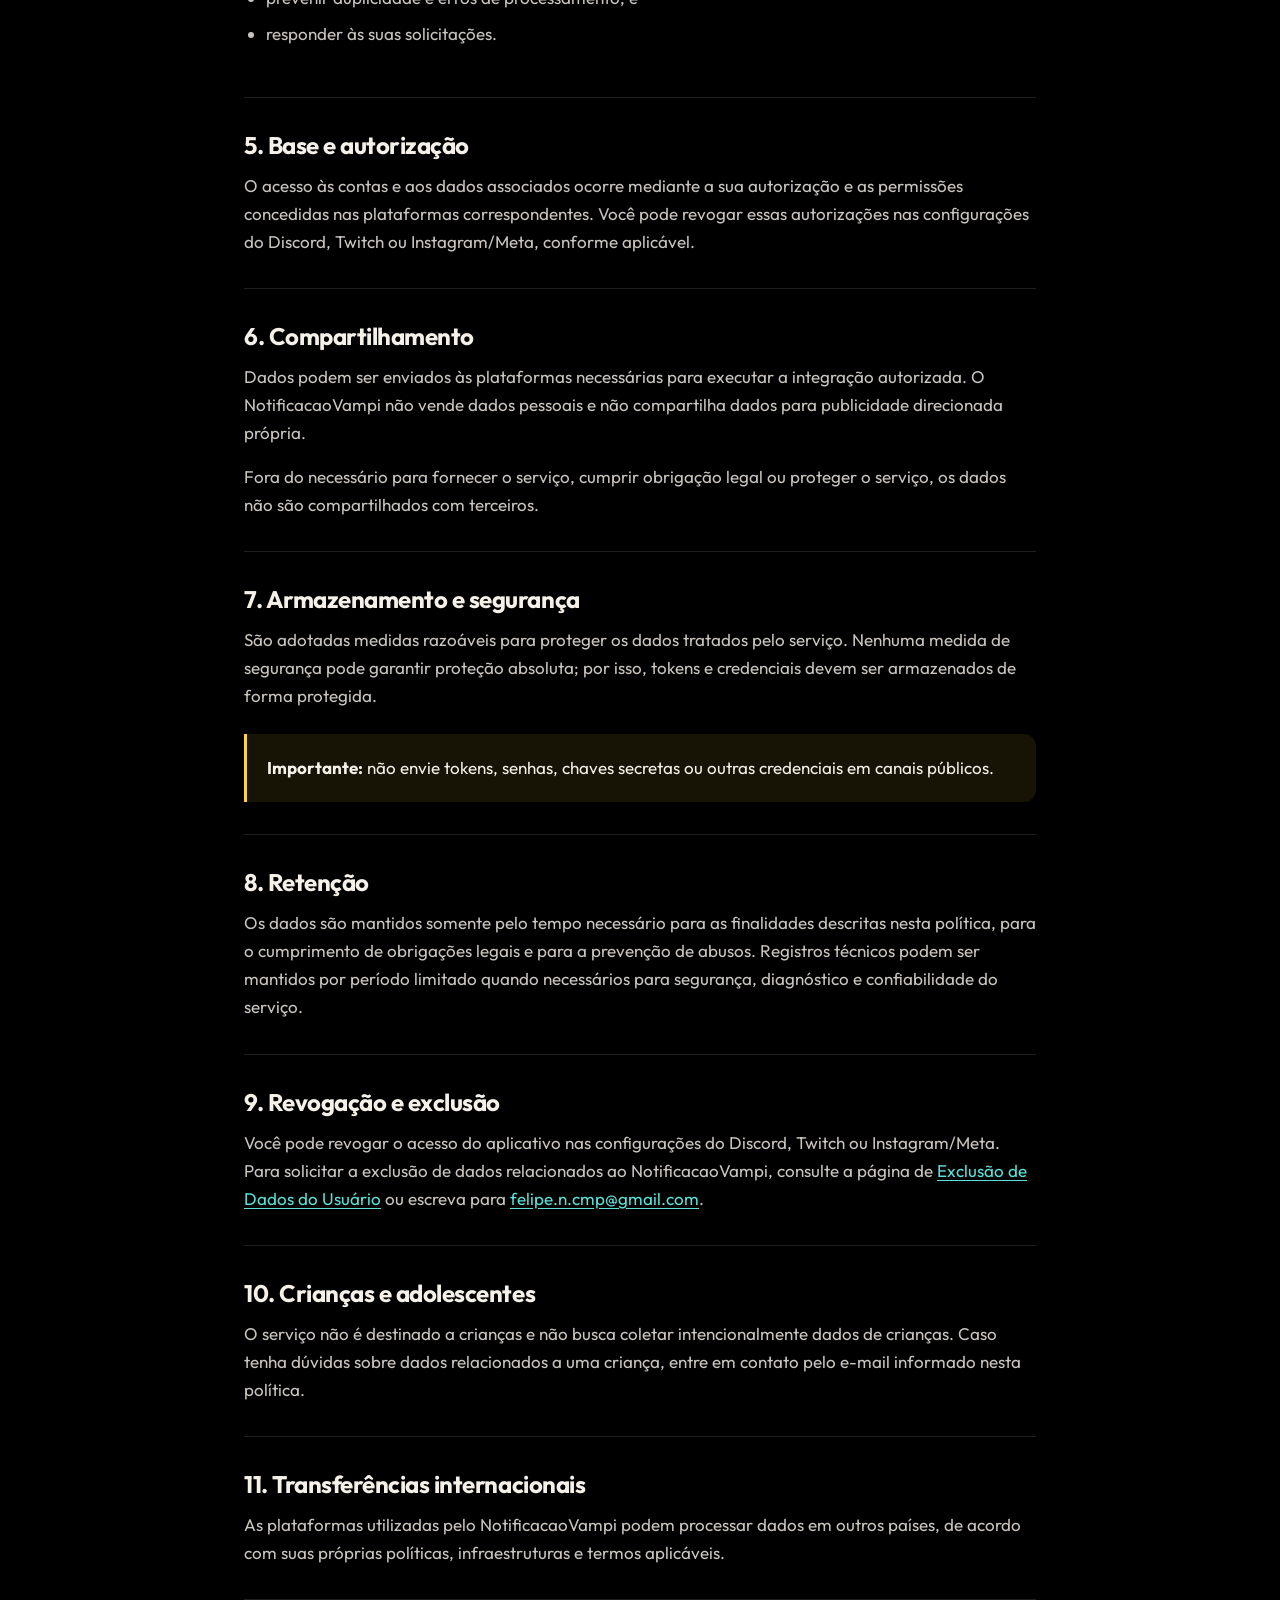
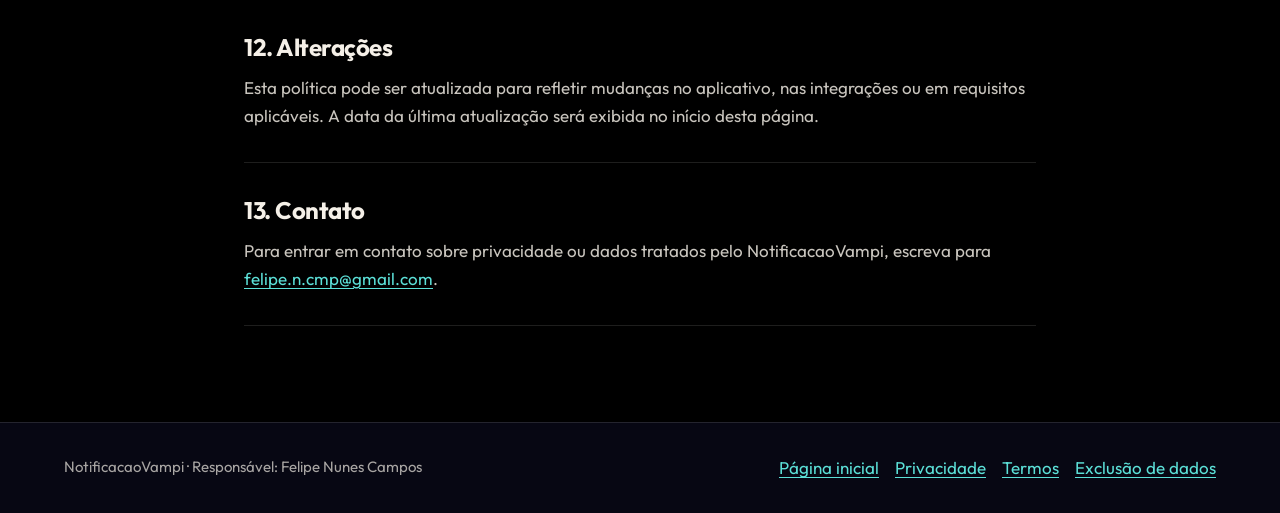
<file: politica-de-privacidade.html>
<!DOCTYPE html>
<html lang="pt-BR">

<head>
    <meta charset="UTF-8">
    <meta name="viewport" content="width=device-width, initial-scale=1.0">
    <meta name="description" content="Política de Privacidade do NotificacaoVampi, aplicativo de notificações e integrações autorizadas com Discord, Twitch e Instagram/Meta.">
    <meta name="robots" content="index, follow">
    <link rel="canonical" href="https://felipencampos.github.io/politica-de-privacidade.html">
    <link rel="preconnect" href="https://fonts.googleapis.com">
    <link rel="preconnect" href="https://fonts.gstatic.com" crossorigin>
    <link href="https://fonts.googleapis.com/css2?family=Outfit:wght@400;500;600;700;800;900&display=swap" rel="stylesheet">
    <link rel="stylesheet" href="css/styles.css">
    <title>Política de Privacidade | NotificacaoVampi</title>
</head>

<body class="legal-page">
    <a class="skip-link" href="#conteudo-principal">Ir para o conteúdo principal</a>

    <header class="legal-header">
        <div class="legal-header__inner">
            <a class="legal-brand" href="index.html">NotificacaoVampi</a>
            <nav class="legal-nav" aria-label="Navegação institucional">
                <a href="politica-de-privacidade.html" aria-current="page">Privacidade</a>
                <a href="termos-de-servico.html">Termos</a>
                <a href="exclusao-de-dados.html">Exclusão de dados</a>
            </nav>
        </div>
    </header>

    <main id="conteudo-principal" class="legal-main">
        <header class="legal-hero">
            <p class="legal-eyebrow">NotificacaoVampi · Brasil</p>
            <h1 class="legal-title">Política de Privacidade</h1>
            <p class="legal-summary">Esta política explica, em linguagem clara, como dados podem ser tratados quando você usa o NotificacaoVampi e autoriza integrações com plataformas externas.</p>
            <p class="legal-updated">Última atualização: <time datetime="2026-09-11">11 de setembro de 2026</time></p>
        </header>

        <article class="legal-content">
            <section class="legal-section" aria-labelledby="identificacao">
                <h2 id="identificacao">1. Identificação</h2>
                <p>O aplicativo é o <strong>NotificacaoVampi</strong>. O responsável é <strong>Felipe Nunes Campos</strong>. Para dúvidas ou solicitações relacionadas a esta política, entre em contato pelo e-mail <a href="mailto:felipe.n.cmp@gmail.com">felipe.n.cmp@gmail.com</a>.</p>
            </section>

            <section class="legal-section" aria-labelledby="escopo">
                <h2 id="escopo">2. Escopo</h2>
                <p>Esta política descreve o tratamento de dados que pode ocorrer quando você utiliza o aplicativo. O NotificacaoVampi pode se integrar ao Discord, Twitch e Instagram/Meta somente quando você autoriza a conexão e concede as permissões disponibilizadas pela respectiva plataforma.</p>
            </section>

            <section class="legal-section" aria-labelledby="dados">
                <h2 id="dados">3. Dados que podem ser tratados</h2>
                <p>De acordo com as integrações e configurações utilizadas, o aplicativo pode tratar os seguintes dados. Isso não significa que todos eles sejam tratados em todos os casos:</p>
                <ul>
                    <li>identificadores de conta e do aplicativo;</li>
                    <li>nome de usuário;</li>
                    <li>IDs de servidor, canal ou perfil;</li>
                    <li>tokens de autorização fornecidos pelas plataformas;</li>
                    <li>informações de publicações ou transmissões necessárias para gerar notificações; e</li>
                    <li>registros técnicos, como data, hora, erros e status de processamento.</li>
                </ul>
            </section>

            <section class="legal-section" aria-labelledby="finalidade">
                <h2 id="finalidade">4. Finalidade</h2>
                <p>Os dados podem ser utilizados para:</p>
                <ul>
                    <li>conectar o aplicativo às plataformas que você autorizou;</li>
                    <li>detectar eventos configurados, como o início de uma live ou a disponibilidade de uma nova publicação;</li>
                    <li>enviar notificações para o canal configurado no Discord;</li>
                    <li>manter o funcionamento, a segurança e a confiabilidade do serviço;</li>
                    <li>prevenir duplicidade e erros de processamento; e</li>
                    <li>responder às suas solicitações.</li>
                </ul>
            </section>

            <section class="legal-section" aria-labelledby="autorizacao">
                <h2 id="autorizacao">5. Base e autorização</h2>
                <p>O acesso às contas e aos dados associados ocorre mediante a sua autorização e as permissões concedidas nas plataformas correspondentes. Você pode revogar essas autorizações nas configurações do Discord, Twitch ou Instagram/Meta, conforme aplicável.</p>
            </section>

            <section class="legal-section" aria-labelledby="compartilhamento">
                <h2 id="compartilhamento">6. Compartilhamento</h2>
                <p>Dados podem ser enviados às plataformas necessárias para executar a integração autorizada. O NotificacaoVampi não vende dados pessoais e não compartilha dados para publicidade direcionada própria.</p>
                <p>Fora do necessário para fornecer o serviço, cumprir obrigação legal ou proteger o serviço, os dados não são compartilhados com terceiros.</p>
            </section>

            <section class="legal-section" aria-labelledby="seguranca">
                <h2 id="seguranca">7. Armazenamento e segurança</h2>
                <p>São adotadas medidas razoáveis para proteger os dados tratados pelo serviço. Nenhuma medida de segurança pode garantir proteção absoluta; por isso, tokens e credenciais devem ser armazenados de forma protegida.</p>
                <div class="legal-callout">
                    <p><strong>Importante:</strong> não envie tokens, senhas, chaves secretas ou outras credenciais em canais públicos.</p>
                </div>
            </section>

            <section class="legal-section" aria-labelledby="retencao">
                <h2 id="retencao">8. Retenção</h2>
                <p>Os dados são mantidos somente pelo tempo necessário para as finalidades descritas nesta política, para o cumprimento de obrigações legais e para a prevenção de abusos. Registros técnicos podem ser mantidos por período limitado quando necessários para segurança, diagnóstico e confiabilidade do serviço.</p>
            </section>

            <section class="legal-section" aria-labelledby="exclusao">
                <h2 id="exclusao">9. Revogação e exclusão</h2>
                <p>Você pode revogar o acesso do aplicativo nas configurações do Discord, Twitch ou Instagram/Meta. Para solicitar a exclusão de dados relacionados ao NotificacaoVampi, consulte a página de <a href="exclusao-de-dados.html">Exclusão de Dados do Usuário</a> ou escreva para <a href="mailto:felipe.n.cmp@gmail.com">felipe.n.cmp@gmail.com</a>.</p>
            </section>

            <section class="legal-section" aria-labelledby="criancas">
                <h2 id="criancas">10. Crianças e adolescentes</h2>
                <p>O serviço não é destinado a crianças e não busca coletar intencionalmente dados de crianças. Caso tenha dúvidas sobre dados relacionados a uma criança, entre em contato pelo e-mail informado nesta política.</p>
            </section>

            <section class="legal-section" aria-labelledby="transferencias">
                <h2 id="transferencias">11. Transferências internacionais</h2>
                <p>As plataformas utilizadas pelo NotificacaoVampi podem processar dados em outros países, de acordo com suas próprias políticas, infraestruturas e termos aplicáveis.</p>
            </section>

            <section class="legal-section" aria-labelledby="alteracoes">
                <h2 id="alteracoes">12. Alterações</h2>
                <p>Esta política pode ser atualizada para refletir mudanças no aplicativo, nas integrações ou em requisitos aplicáveis. A data da última atualização será exibida no início desta página.</p>
            </section>

            <section class="legal-section" aria-labelledby="contato">
                <h2 id="contato">13. Contato</h2>
                <p>Para entrar em contato sobre privacidade ou dados tratados pelo NotificacaoVampi, escreva para <a href="mailto:felipe.n.cmp@gmail.com">felipe.n.cmp@gmail.com</a>.</p>
            </section>
        </article>
    </main>

    <footer class="legal-footer">
        <div class="legal-footer__inner">
            <p>NotificacaoVampi · Responsável: Felipe Nunes Campos</p>
            <nav class="legal-footer__links" aria-label="Links legais do rodapé">
                <a href="index.html">Página inicial</a>
                <a href="politica-de-privacidade.html" aria-current="page">Privacidade</a>
                <a href="termos-de-servico.html">Termos</a>
                <a href="exclusao-de-dados.html">Exclusão de dados</a>
            </nav>
        </div>
    </footer>
</body>

</html>
</file>
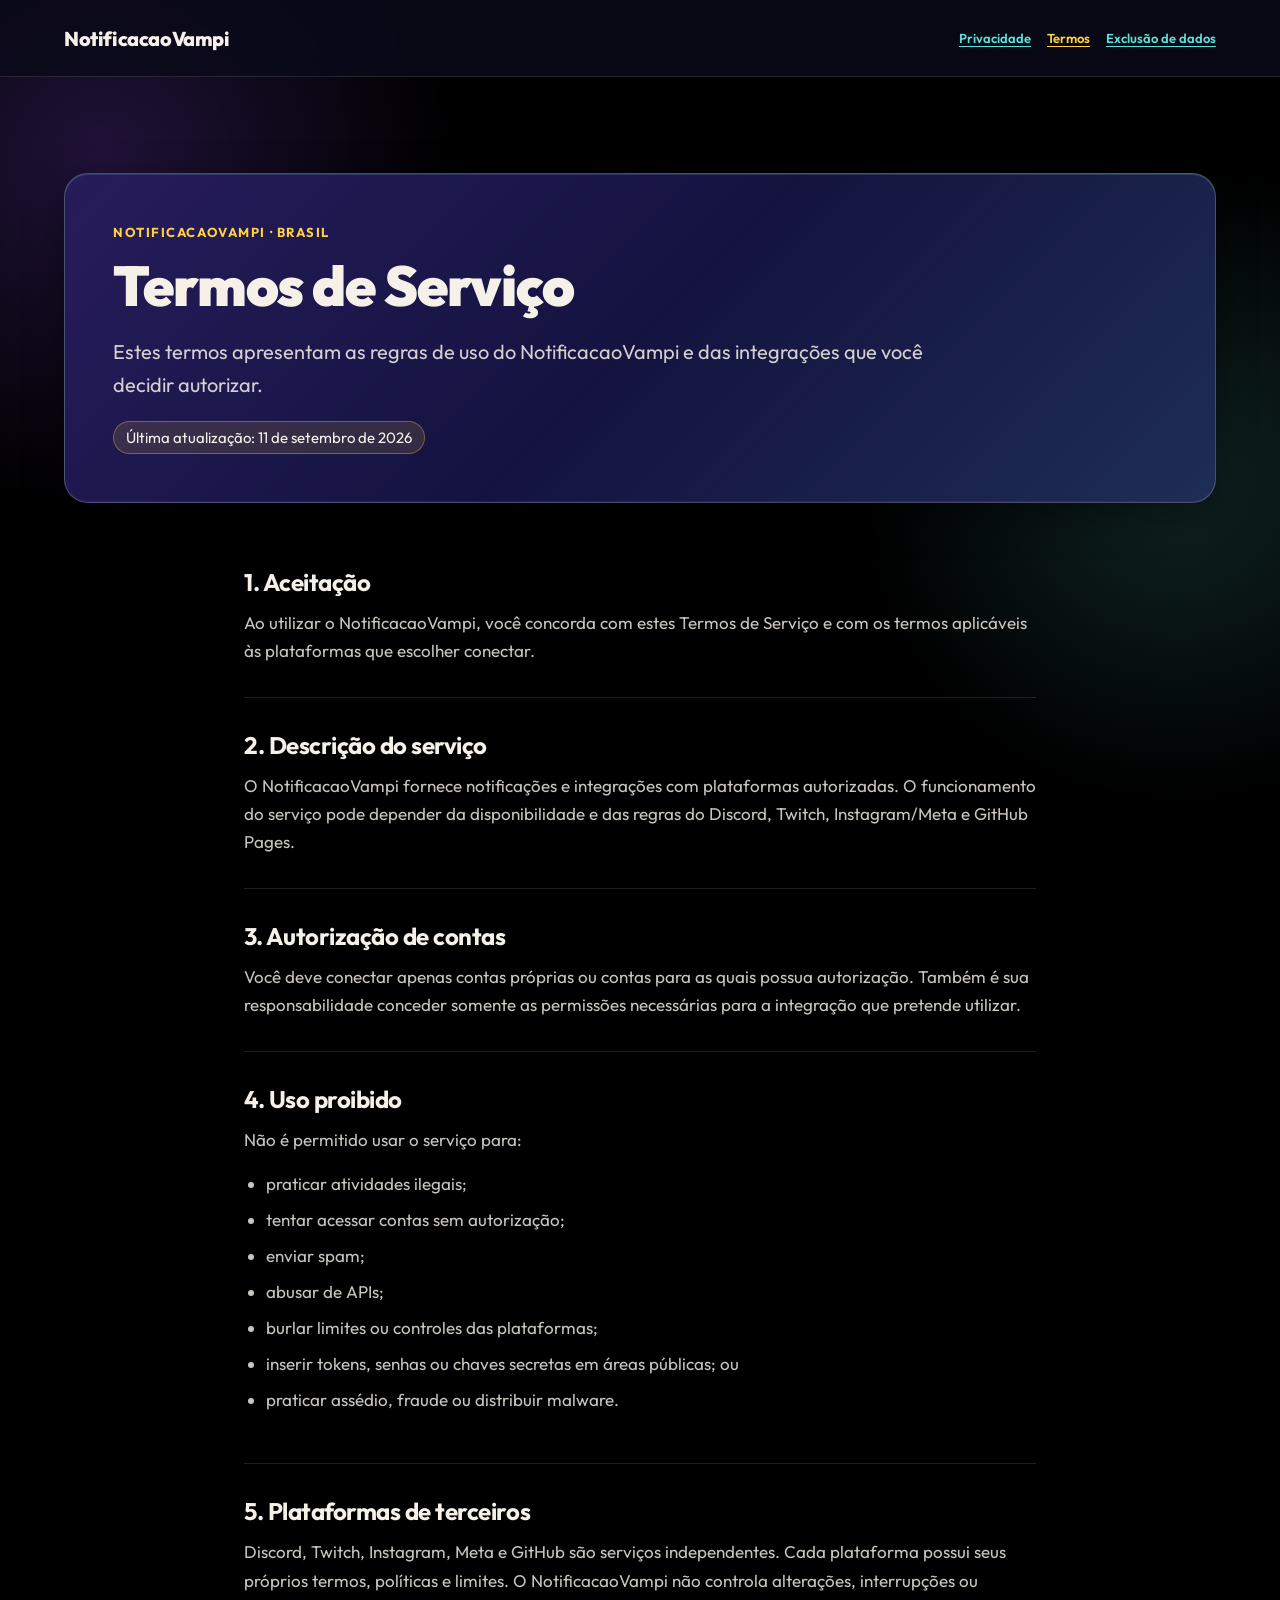
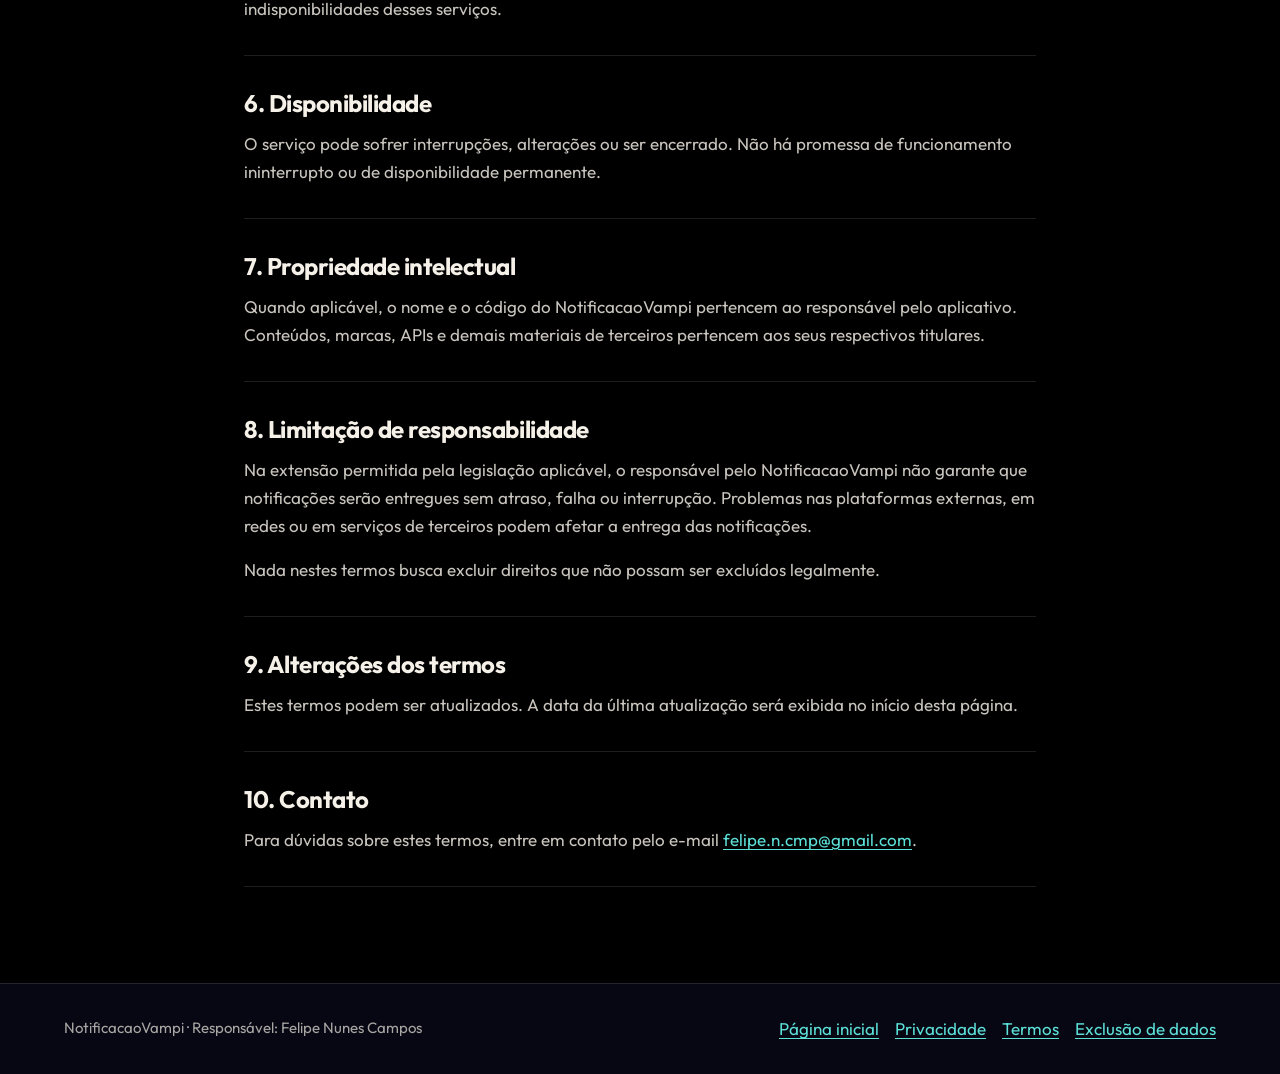
<file: termos-de-servico.html>
<!DOCTYPE html>
<html lang="pt-BR">

<head>
    <meta charset="UTF-8">
    <meta name="viewport" content="width=device-width, initial-scale=1.0">
    <meta name="description" content="Termos de Serviço do NotificacaoVampi, aplicativo de notificações e integrações autorizadas com Discord, Twitch e Instagram/Meta.">
    <meta name="robots" content="index, follow">
    <link rel="canonical" href="https://felipencampos.github.io/termos-de-servico.html">
    <link rel="preconnect" href="https://fonts.googleapis.com">
    <link rel="preconnect" href="https://fonts.gstatic.com" crossorigin>
    <link href="https://fonts.googleapis.com/css2?family=Outfit:wght@400;500;600;700;800;900&display=swap" rel="stylesheet">
    <link rel="stylesheet" href="css/styles.css">
    <title>Termos de Serviço | NotificacaoVampi</title>
</head>

<body class="legal-page">
    <a class="skip-link" href="#conteudo-principal">Ir para o conteúdo principal</a>

    <header class="legal-header">
        <div class="legal-header__inner">
            <a class="legal-brand" href="index.html">NotificacaoVampi</a>
            <nav class="legal-nav" aria-label="Navegação institucional">
                <a href="politica-de-privacidade.html">Privacidade</a>
                <a href="termos-de-servico.html" aria-current="page">Termos</a>
                <a href="exclusao-de-dados.html">Exclusão de dados</a>
            </nav>
        </div>
    </header>

    <main id="conteudo-principal" class="legal-main">
        <header class="legal-hero">
            <p class="legal-eyebrow">NotificacaoVampi · Brasil</p>
            <h1 class="legal-title">Termos de Serviço</h1>
            <p class="legal-summary">Estes termos apresentam as regras de uso do NotificacaoVampi e das integrações que você decidir autorizar.</p>
            <p class="legal-updated">Última atualização: <time datetime="2026-09-11">11 de setembro de 2026</time></p>
        </header>

        <article class="legal-content">
            <section class="legal-section" aria-labelledby="aceitacao">
                <h2 id="aceitacao">1. Aceitação</h2>
                <p>Ao utilizar o NotificacaoVampi, você concorda com estes Termos de Serviço e com os termos aplicáveis às plataformas que escolher conectar.</p>
            </section>

            <section class="legal-section" aria-labelledby="descricao">
                <h2 id="descricao">2. Descrição do serviço</h2>
                <p>O NotificacaoVampi fornece notificações e integrações com plataformas autorizadas. O funcionamento do serviço pode depender da disponibilidade e das regras do Discord, Twitch, Instagram/Meta e GitHub Pages.</p>
            </section>

            <section class="legal-section" aria-labelledby="contas">
                <h2 id="contas">3. Autorização de contas</h2>
                <p>Você deve conectar apenas contas próprias ou contas para as quais possua autorização. Também é sua responsabilidade conceder somente as permissões necessárias para a integração que pretende utilizar.</p>
            </section>

            <section class="legal-section" aria-labelledby="proibido">
                <h2 id="proibido">4. Uso proibido</h2>
                <p>Não é permitido usar o serviço para:</p>
                <ul>
                    <li>praticar atividades ilegais;</li>
                    <li>tentar acessar contas sem autorização;</li>
                    <li>enviar spam;</li>
                    <li>abusar de APIs;</li>
                    <li>burlar limites ou controles das plataformas;</li>
                    <li>inserir tokens, senhas ou chaves secretas em áreas públicas; ou</li>
                    <li>praticar assédio, fraude ou distribuir malware.</li>
                </ul>
            </section>

            <section class="legal-section" aria-labelledby="terceiros">
                <h2 id="terceiros">5. Plataformas de terceiros</h2>
                <p>Discord, Twitch, Instagram, Meta e GitHub são serviços independentes. Cada plataforma possui seus próprios termos, políticas e limites. O NotificacaoVampi não controla alterações, interrupções ou indisponibilidades desses serviços.</p>
            </section>

            <section class="legal-section" aria-labelledby="disponibilidade">
                <h2 id="disponibilidade">6. Disponibilidade</h2>
                <p>O serviço pode sofrer interrupções, alterações ou ser encerrado. Não há promessa de funcionamento ininterrupto ou de disponibilidade permanente.</p>
            </section>

            <section class="legal-section" aria-labelledby="propriedade">
                <h2 id="propriedade">7. Propriedade intelectual</h2>
                <p>Quando aplicável, o nome e o código do NotificacaoVampi pertencem ao responsável pelo aplicativo. Conteúdos, marcas, APIs e demais materiais de terceiros pertencem aos seus respectivos titulares.</p>
            </section>

            <section class="legal-section" aria-labelledby="responsabilidade">
                <h2 id="responsabilidade">8. Limitação de responsabilidade</h2>
                <p>Na extensão permitida pela legislação aplicável, o responsável pelo NotificacaoVampi não garante que notificações serão entregues sem atraso, falha ou interrupção. Problemas nas plataformas externas, em redes ou em serviços de terceiros podem afetar a entrega das notificações.</p>
                <p>Nada nestes termos busca excluir direitos que não possam ser excluídos legalmente.</p>
            </section>

            <section class="legal-section" aria-labelledby="alteracoes">
                <h2 id="alteracoes">9. Alterações dos termos</h2>
                <p>Estes termos podem ser atualizados. A data da última atualização será exibida no início desta página.</p>
            </section>

            <section class="legal-section" aria-labelledby="contato">
                <h2 id="contato">10. Contato</h2>
                <p>Para dúvidas sobre estes termos, entre em contato pelo e-mail <a href="mailto:felipe.n.cmp@gmail.com">felipe.n.cmp@gmail.com</a>.</p>
            </section>
        </article>
    </main>

    <footer class="legal-footer">
        <div class="legal-footer__inner">
            <p>NotificacaoVampi · Responsável: Felipe Nunes Campos</p>
            <nav class="legal-footer__links" aria-label="Links legais do rodapé">
                <a href="index.html">Página inicial</a>
                <a href="politica-de-privacidade.html">Privacidade</a>
                <a href="termos-de-servico.html" aria-current="page">Termos</a>
                <a href="exclusao-de-dados.html">Exclusão de dados</a>
            </nav>
        </div>
    </footer>
</body>

</html>
</file>
<file: styles.css>
@import url('https://fonts.googleapis.com/css2?family=IBM+Plex+Mono:wght@400&family=Inter:wght@400;500&display=swap');

:root { color-scheme: light; --bg: #fff; --surface: #f5f8f6; --line: #dbe5df; --text: #17271e; --muted: #617168; --accent: #087c4e; font-family: Inter, Arial, sans-serif; }
* { box-sizing: border-box; }
body { margin: 0; background: var(--bg); color: var(--text); }
a { color: inherit; }
.mono, pre { font-family: 'IBM Plex Mono', Consolas, monospace; }
h1,h2,h3,h4,p { margin: 0; }
h1,h2 { font-weight: 500; letter-spacing: -.045em; line-height: 1.18; }
.skip { position: fixed; top: 12px; left: 12px; z-index: 20; background: var(--accent); color: #fff; padding: 12px 20px; transform: translateY(-160%); }
.skip:focus { transform: none; }
:focus-visible { outline: 2px solid var(--accent); outline-offset: 8px; }
.intro { min-height: 100svh; display: grid; place-items: center; position: relative; padding: 64px; }
.intro h1 { font-size: clamp(36px, 5.28vw, 80px); text-align: center; }
.intro-remaining { visibility: hidden; }
.intro-cursor { display: inline-block; width: 0; position: relative; left: .05em; color: var(--accent); font-weight: 400; visibility: hidden; }
.intro h1.typing .intro-cursor { visibility: visible; }
.intro h1.typing-complete .intro-cursor { animation: intro-cursor-blink 1s step-end infinite; }
@keyframes intro-cursor-blink { 50% { opacity: 0; } }
@media (prefers-reduced-motion: reduce) { .intro h1 .intro-cursor { animation: none; visibility: hidden; } }
.signature,.index { position: absolute; top: 46px; font-size: 12px; color: var(--muted); }
.signature { left: 4.45%; } .index { right: 4.45%; }
.scroll-cue { position: absolute; bottom: 5%; left: 50%; transform: translateX(-50%); display: flex; flex-direction: column; align-items: center; gap: 16px; text-decoration: none; white-space: nowrap; font-size: 11px; color: var(--muted); }
.arrow { color: var(--accent); font-size: 32px; animation: bounce 1.5s ease-in-out infinite; }
@keyframes bounce { 50% { transform: translateY(8px); } }
.story { position: relative; }
.story-stage { padding: 42px 4.45% 64px; }
.headings { display: grid; }
.heading { padding-bottom: 42px; }
.eyebrow { font-size: 12px; letter-spacing: .03em; color: var(--accent); }
.heading h2 { font-size: clamp(32px, 4.45vw, 68px); margin-top: 48px; }
.matrix-word { display: inline-block; white-space: nowrap; }
.matrix-glyph { display: inline-block; position: relative; }
.matrix-base { visibility: hidden; }
.matrix-symbol { position: absolute; inset: 0; text-align: center; }
.is-scrambling .matrix-symbol { color: var(--accent); font-family: 'IBM Plex Mono', monospace; font-size: .8em; line-height: 1.475; transform: scaleX(.75); text-shadow: 0 0 12px #00b86b35; }
.artwork { display: grid; gap: 48px; }
.idea-image,.product-image { border: 1px solid var(--line); border-radius: 24px; background: var(--surface); min-width: 0; }
.idea-image { display: grid; grid-template-columns: .85fr 1.15fr; align-items: center; min-height: 480px; overflow: hidden; }
.conversation-copy { padding: 48px 0 48px 56px; }
.conversation-copy h3 { font-size: clamp(24px, 2.7vw, 40px); font-weight: 500; line-height: 1.18; letter-spacing: -.045em; margin-top: 24px; }
.conversation-copy>p:last-child { font-size: 15px; color: var(--muted); margin-top: 20px; }
.conversation-art { display: block; width: 100%; max-height: 100%; padding: 12px 24px 12px 0; overflow: visible; }
.bubble-shadow { fill: #1b5a36; opacity: .06; }
.bubble-back { fill: #deeee4; stroke: #b7d1c1; stroke-width: 1.5; }
.bubble-front { fill: url(#bubble-fill); stroke: #c5d9cd; stroke-width: 1.5; filter: drop-shadow(0 12px 12px #213b2510); }
.gear { transform-box: view-box; transform-origin: 0 0; animation: gear-turn 16s linear infinite; }
.gear-small { animation-duration: 13.333s; animation-direction: reverse; }
.gear-teeth { fill: url(#gear-fill); stroke: #779987; stroke-width: 1.8; stroke-linejoin: round; }
.gear-small .gear-teeth { fill: #88d2ae; stroke: #438869; }
.gear-hub { fill: #f5faf7; stroke: #779987; stroke-width: 1.5; }
.gear-center { fill: #b8cfc1; }.bubble-dot { fill: #a0c7b1; }
@keyframes gear-turn { to { transform: rotate(360deg); } }
.product-image { padding: 24px 32px; display: flex; flex-direction: column; background: #f8fbf9; box-shadow: -16px 12px 48px #173d2510; }
.product-header { display: flex; align-items: center; justify-content: space-between; gap: 16px; font-size: 16px; }
.badge { background: #cff7d3; color: #145b32; padding: 5px 8px; font-size: 12px; border-radius: 4px; white-space: nowrap; }
.assembly-scene { --spread: 0; position: relative; flex: 1; min-height: 290px; perspective: 1000px; }
.assembly-shadow { position: absolute; top: 62%; left: 50%; width: 280px; height: 80px; transform: translate(-50%, -50%); border-radius: 50%; background: #426f5420; filter: blur(20px); }
.assembly-layer { position: absolute; left: 50%; top: 50%; width: 230px; height: 230px; margin: -115px 0 0 -115px; border: 1.5px solid #aec8b8; border-radius: 20px; box-shadow: -7px 10px 0 #cfdfd5, -9px 13px 0 #afc7b9, -16px 24px 30px #2e553c10; transform: translateY(calc(var(--level) * (12px + var(--spread) * 72px))) rotateX(55deg) rotateZ(-38deg); }
.layer-foundation { --level: 1; background: #d2e9dc; }
.layer-logic { --level: 0; background: #bce8d0; }
.layer-experience { --level: -1; background: #fff; padding: 28px; }
.foundation-grid { position: absolute; inset: 28px; border: 1px solid #94b7a2; background-image: linear-gradient(#94b7a266 1px,transparent 1px),linear-gradient(90deg,#94b7a266 1px,transparent 1px); background-size: 28px 28px; border-radius: 8px; }
.layer-mark { position: absolute; right: 15px; bottom: 10px; font: 11px 'IBM Plex Mono',monospace; color: #37694e; }
.logic-path { position: absolute; inset: 44px; border: 3px solid #4a9f72; border-radius: 18px; }
.layer-logic i { position: absolute; width: 38px; height: 38px; border-radius: 9px; background: #f4fff8; border: 2px solid #4a9f72; left: 27px; top: 28px; }.layer-logic i:nth-of-type(2) { left: 162px; top: 99px; }.layer-logic i:nth-of-type(3) { left: 55px; top: 165px; }
.mini-nav { display: flex; gap: 6px; border-bottom: 1px solid var(--line); padding-bottom: 16px; }.mini-nav span { width: 7px; height: 7px; background: #c0d7c9; border-radius: 50%; }.mini-nav span:first-child { background: #169262; }
.mini-title { width: 75%; height: 13px; background: #335743; border-radius: 4px; margin-top: 24px; }.mini-content { display: grid; grid-template-columns: 1.6fr 1fr; gap: 10px; margin-top: 16px; }.mini-content div { height: 52px; border: 1px solid #c1ddcd; border-radius: 7px; background: #e6f5ed; }.mini-content div:last-child { grid-column: 1 / -1; height: 14px; background: #f3f7f5; }
.assembly-caption { text-align: center; padding: 10px 0 0; }.assembly-caption h3 { font-size: clamp(19px,2vw,28px); font-weight: 500; letter-spacing: -.035em; }.assembly-caption p { margin-top: 14px; font-size: 10px; color: var(--muted); letter-spacing: .02em; }.assembly-caption p span { color: var(--accent); padding: 0 8px; }
.delivery-stage { display: grid; grid-template-columns: 1fr 1fr; min-height: 100svh; }
.ready-copy { display: flex; flex-direction: column; justify-content: center; gap: 32px; padding: 64px; }
.ready-copy h2 { font-size: clamp(52px, 6.67vw, 104px); }
.subtitle { color: var(--muted); font-size: 18px; }
.terminal-side { display: grid; place-items: center; background: var(--surface); padding: 10%; }
.terminal { border: 1px solid var(--line); background: var(--bg); padding: 36px; width: 100%; border-radius: 12px; }
.command { font-size: clamp(14px, 1.4vw, 20px); color: var(--accent); white-space: nowrap; }
.cursor { display: none; }
.checks { display: flex; flex-direction: column; gap: 26px; margin-top: 32px; font-size: clamp(12px, 1.25vw, 18px); }
.progress { background: var(--line); height: 4px; margin: 32px 0; overflow: hidden; }
.progress>div { height: 100%; background: var(--accent); transform-origin: left; }
.complete { font-size: clamp(20px, 1.8vw, 26px); }.terminal-note { font-size: 10px; color: var(--muted); margin-top: 32px; line-height: 1.7; }

/* Soft light changes between chapters, without obscuring the foreground. */
.intro,.story-stage,.delivery-stage,.contact { position: relative; isolation: isolate; }
.intro::before,.story-stage::before,.story-stage::after,.delivery-stage::before,.contact::before { content: ''; position: absolute; inset: 0; z-index: -1; pointer-events: none; }
.intro::before { background: radial-gradient(ellipse at 84% 22%,#dcebe78c,transparent 58%),radial-gradient(ellipse at 12% 82%,#f4e8da70,transparent 56%); }
.story-stage::before { background: radial-gradient(ellipse at 12% 58%,#d8eee7aa,transparent 65%),linear-gradient(155deg,#fff 15%,#f3f8f5 100%); }
.story-stage::after { background: radial-gradient(ellipse at 87% 42%,#e0e5f2c9,transparent 65%),linear-gradient(145deg,#f8f9fc,#edf6f3); opacity: var(--product-phase,0); }
.delivery-stage::before { background: radial-gradient(ellipse at 20% 45%,#f1e6d887,transparent 66%),linear-gradient(135deg,#fcfaf7,#f5f9f7); }
.terminal-side { background: radial-gradient(ellipse at 80% 70%,#d8e8eeb3,transparent 70%),#edf4f180; }
.contact { min-height: 100svh; padding: 100px max(24px,4.45%) 32px; display: flex; flex-direction: column; justify-content: center; gap: 48px; border-top: 1px solid #dfe8e5; }
.contact::before { background: radial-gradient(ellipse at 10% 35%,#d7e6f0b0,transparent 60%),radial-gradient(ellipse at 90% 78%,#d7eedfc2,transparent 56%),#f7faf9; }
.contact-heading { text-align: center; }.contact-heading h2 { font-size: clamp(36px,4.5vw,64px); margin-top: 22px; }.contact-heading>p:last-child { margin: 22px auto 0; color: var(--muted); font-size: 16px; line-height: 1.7; max-width: 540px; }
.contact-card { width: 100%; max-width: 1016px; margin: 0 auto; display: grid; grid-template-columns: 240px 1fr; gap: 48px; align-items: center; padding: 32px; background: #ffffffdb; border: 1px solid #ffffff; border-radius: 28px; box-shadow: 0 18px 60px #214c3510,0 1px 3px #214c350a; }
.contact-photo { width: 240px; height: 240px; min-width: 0; overflow: hidden; border-radius: 20px; border: 1px solid #d5e1db; background: linear-gradient(145deg,#e7eeeb,#f7faf9); }
.contact-photo>img { display: block; width: 100% !important; height: 100% !important; max-width: 100%; max-height: 100%; object-fit: cover; object-position: center; }
.contact-details { min-width: 0; }.contact-details .eyebrow { font-size: 10px; }.contact-details h3 { font-size: clamp(28px,3vw,40px); letter-spacing: -.045em; font-weight: 500; margin: 14px 0; }.contact-details>p:not(.eyebrow) { font-size: 15px; line-height: 1.7; color: var(--muted); }
.contact-links { display: flex; flex-wrap: wrap; gap: 12px; margin-top: 28px; }.contact-link { display: inline-flex; align-items: center; gap: 9px; min-height: 52px; padding: 12px 16px; border: 1px solid #d5e1db; border-radius: 12px; background: #fff; font-size: 13px; text-decoration: none; transition: transform .25s ease,box-shadow .25s ease,background .25s ease; }
.contact-link>svg { width: 21px; height: 21px; flex-shrink: 0; stroke: currentColor; stroke-width: 1.5; stroke-linecap: round; stroke-linejoin: round; }.contact-link>svg[fill='currentColor'] { stroke: none; }
.contact-whatsapp { background: #087c4e; border-color: #087c4e; color: #fff; }.link-arrow { opacity: .6; margin-left: 4px; }
a.contact-link:hover { transform: translateY(-3px); box-shadow: 0 8px 18px #1c55321a; background: #f2f8f5; }a.contact-whatsapp:hover { background: #05653e; }.contact-pending { color: var(--muted); background: #f6f8f7; }.contact-pending small { display: block; font-size: 9px; margin-top: 3px; }
.contact-footer { width: 100%; max-width: 1016px; margin: 24px auto 0; display: flex; justify-content: space-between; align-items: center; gap: 20px; color: var(--muted); font-size: 11px; }.contact-footer>a { padding: 12px 0; text-decoration: none; }.contact-footer>a:hover { color: var(--accent); }.contact-footer>a span { margin-left: 12px; }

.portfolio-section { padding: 100px max(24px,4.45%); border-top: 1px solid #dfe8e5; scroll-margin-top: 24px; }
.section-shell { max-width: 1200px; margin: 0 auto; }
.section-heading { display: grid; grid-template-columns: 1.2fr 1fr; gap: 48px; align-items: end; margin-bottom: 48px; }
.section-heading h2 { margin-top: 22px; font-size: clamp(36px,4.5vw,64px); }
.section-heading>p { max-width: 440px; color: var(--muted); font-size: 17px; line-height: 1.75; padding-bottom: 5px; }
.projects { background: radial-gradient(ellipse at 8% 14%,#dcebe990,transparent 56%),radial-gradient(ellipse at 94% 84%,#e9e9f280,transparent 50%),#f8faf9; }
.project-grid { display: grid; grid-template-columns: repeat(3,minmax(0,1fr)); gap: 24px; align-items: start; }
.project-card { min-width: 0; background: #ffffffeb; border: 1px solid #dce7e0; border-radius: 22px; overflow: hidden; box-shadow: 0 8px 28px #163d2407; }
.project-art { height: 238px; position: relative; display: grid; place-items: center; overflow: hidden; border-bottom: 1px solid #dce7e080; }
.property-art { background: radial-gradient(ellipse at 50% 35%,#f6fff8,#dfede5); }.identity-art { background: radial-gradient(ellipse at 50% 35%,#f6faff,#e0e8f1); }.crm-art { background: radial-gradient(ellipse at 50% 35%,#fffbf3,#f0e8da); }
.art-label,.art-caption { position: absolute; left: 20px; font-size: 9px; letter-spacing: .05em; color: #4c6959; }.art-label { top: 20px; }.art-caption { bottom: 18px; }.identity-art .art-label,.identity-art .art-caption { color: #526b83; }.crm-art .art-label,.crm-art .art-caption { color: #76623f; }
.property-visual { display: flex; align-items: flex-end; gap: 10px; padding-bottom: 2px; border-bottom: 2px solid #9dbdab; filter: drop-shadow(0 12px 10px #416b3d16); }
.building { display: grid; grid-template-columns: repeat(3,1fr); gap: 9px; align-content: start; padding: 16px 10px; width: 65px; background: linear-gradient(110deg,#fff,#deeee3); border: 1px solid #9dbdab; border-radius: 5px 5px 0 0; box-shadow: 5px -3px 0 #b9d2c3; }
.building i { height: 13px; background: #8fbaa3; border-radius: 2px; }.building-small { height: 76px; }.building-tall { height: 120px; }.building-mid { height: 95px; }
.identity-visual { position: relative; display: grid; grid-template-columns: 50px 1fr; gap: 18px; width: 222px; padding: 22px; border: 1px solid #c3d0e0; border-radius: 14px; background: #ffffffea; box-shadow: 8px 9px 0 #c8d8e775,0 16px 24px #39537614; transform: rotate(-6deg); }
.identity-photo { display: grid; place-items: center; width: 50px; height: 62px; background: #e5edf5; border-radius: 7px; }.identity-photo svg { width: 44px; stroke: #7c96ac; stroke-width: 1.5; }.identity-lines { display: flex; flex-direction: column; gap: 11px; justify-content: center; }.identity-lines i { height: 5px; border-radius: 4px; background: #bed0df; }.identity-lines i:first-child { background: #62839d; width: 80%; }.identity-lines i:last-child { width: 60%; }.identity-signature { grid-column: 1/-1; border-top: 1px solid #e4ebf1; padding-top: 10px; }.identity-signature svg { width: 130px; height: 26px; stroke: #6d8aa1; stroke-width: 1.5; }.identity-check { position: absolute; right: -12px; bottom: 13px; width: 32px; height: 32px; display: grid; place-items: center; border-radius: 50%; background: #e5f3e9; color: #287247; border: 3px solid #fff; }
.pipeline-visual { width: 244px; display: grid; grid-template-columns: repeat(3,1fr); gap: 10px; padding: 14px; border: 1px solid #d7cbb6; border-radius: 12px; background: #fffdf8; box-shadow: 0 14px 24px #82673815; transform: rotate(3deg); }
.pipeline-visual>div { display: flex; flex-direction: column; gap: 7px; min-height: 100px; }.pipeline-visual span { height: 5px; width: 70%; background: #c2ac85; border-radius: 4px; margin-bottom: 6px; }.pipeline-visual i { height: 21px; border: 1px solid #e5dcca; border-radius: 4px; background: #f4efe6; }.pipeline-visual i.won-card { display: grid; place-items: center; font-style: normal; color: #418062; background: #e8f2ea; border-color: #c3dbcc; }
.project-content { padding: 26px; }.project-type { font-size: 9px; line-height: 1.7; letter-spacing: .015em; color: var(--accent); }.project-content h3 { font-size: 24px; letter-spacing: -.035em; font-weight: 500; line-height: 1.2; margin: 16px 0; min-height: 58px; }.project-content>p:not(.project-type) { font-size: 14px; color: var(--muted); line-height: 1.75; min-height: 100px; }
.tech-tags,.skill-tags { display: flex; flex-wrap: wrap; gap: 7px; padding: 0; margin: 24px 0 0; list-style: none; }.tech-tags li { padding: 7px 9px; font-size: 10px; border-radius: 7px; background: #f2f6f3; border: 1px solid #e4ece6; color: #42614e; }
.project-details { margin-top: 26px; border-top: 1px solid var(--line); }.project-details summary { display: flex; justify-content: space-between; align-items: center; gap: 12px; min-height: 52px; padding-top: 12px; cursor: pointer; list-style: none; font-size: 13px; }.project-details summary::-webkit-details-marker { display: none; }.project-details summary>span { font-size: 22px; font-weight: 400; color: var(--accent); transition: transform .2s; }.project-details[open] summary>span { transform: rotate(45deg); }.project-details ul { padding-left: 17px; margin: 16px 0 0; color: var(--muted); font-size: 13px; line-height: 1.7; }.project-details li+li { margin-top: 10px; }
.section-footnote { display: flex; justify-content: space-between; gap: 24px; align-items: center; margin-top: 32px; }.section-footnote>p { color: var(--muted); font-size: 13px; line-height: 1.6; }.text-link { display: inline-flex; align-items: center; gap: 20px; min-height: 44px; color: var(--accent); text-decoration: none; font-size: 13px; }.text-link:hover { text-decoration: underline; text-underline-offset: 5px; }
.skills { background: radial-gradient(ellipse at 96% 18%,#e0e7f580,transparent 55%),radial-gradient(ellipse at 8% 75%,#f0e7d870,transparent 55%),#fcfcfa; }
.profile-symbol.mono { font-size: 16px; white-space: nowrap; }
.skills-layout { display: grid; grid-template-columns: .85fr 2fr; gap: 48px; align-items: start; }.skills-profile { padding: 12px 0; }.profile-symbol { display: inline-grid; place-items: center; width: 64px; height: 64px; border: 1px solid #d5e2d9; border-radius: 16px; color: var(--accent); font-size: 19px; background: #ffffffa0; }.skills-profile h3 { font-size: 36px; font-weight: 500; letter-spacing: -.04em; line-height: 1.22; margin: 28px 0 20px; }.skills-profile>p { font-size: 14px; line-height: 1.8; color: var(--muted); }.profile-facts { border-top: 1px solid var(--line); margin: 28px 0 14px; padding-top: 24px; }.profile-facts p { font-size: 12px; line-height: 1.8; }.profile-facts p+p { margin-top: 20px; }.profile-facts span { display: block; font-size: 9px; letter-spacing: .08em; color: var(--accent); margin-bottom: 6px; }.profile-facts small { display: block; font-size: 11px; color: var(--muted); }
.skills-grid { display: grid; grid-template-columns: repeat(2,minmax(0,1fr)); gap: 18px; }.skill-card { min-width: 0; border: 1px solid #e0e7e2; border-radius: 18px; padding: 26px; background: #ffffffb8; }.skill-card-heading { display: flex; align-items: center; gap: 12px; }.skill-icon { display: grid; place-items: center; width: 36px; height: 36px; flex-shrink: 0; border-radius: 9px; background: #edf5ef; color: var(--accent); font-size: 16px; }.skill-card h3 { font-size: 17px; font-weight: 500; letter-spacing: -.02em; line-height: 1.3; }.skill-card>p { margin-top: 18px; font-size: 13px; line-height: 1.75; color: var(--muted); }.skill-tags { gap: 7px 12px; margin-top: 18px; }.skill-tags li { font-size: 11px; color: #42614e; line-height: 1.7; }
@media(min-width:761px) and (max-width:1050px) { .project-grid { gap: 14px; }.project-content { padding: 20px; }.project-content h3 { font-size: 21px; }.project-content>p:not(.project-type) { min-height: 145px; }.project-art { height: 220px; }.pipeline-visual { width: 210px; }.identity-visual { width: 196px; }.property-visual { transform: scale(.85); }.skills-layout { grid-template-columns: 1fr; gap: 30px; }.skills-profile { max-width: 650px; }.skills-profile h3 br { display: none; }.skills-profile h3 { word-spacing: .2em; } }
@media(max-width:760px) { .portfolio-section { padding: 72px 24px; }.section-heading { grid-template-columns: 1fr; gap: 24px; margin-bottom: 32px; }.section-heading>p { font-size: 15px; }.project-grid { grid-template-columns: 1fr; gap: 24px; }.project-content { padding: 24px; }.project-content h3,.project-content>p:not(.project-type) { min-height: 0; }.project-art { height: 230px; }.section-footnote { flex-direction: column; align-items: flex-start; gap: 10px; }.skills-layout { grid-template-columns: 1fr; gap: 32px; }.skills-grid { grid-template-columns: 1fr; gap: 16px; }.skills-profile { padding-top: 0; }.skill-card { padding: 24px; } }

/* Keep each phrase adjacent to its illustration in the no-motion presentation. */
html:not(.motion) .story-stage { display: flex; flex-direction: column; gap: 32px; }
html:not(.motion) .headings, html:not(.motion) .artwork { display: contents; }
html:not(.motion) .idea-heading { order: 1; }
html:not(.motion) .idea-image { order: 2; }
html:not(.motion) .product-heading { order: 3; padding-top: 64px; }
html:not(.motion) .product-image { order: 4; }

/* Static is the default. Only enable pinned animation when JS and motion are available. */
.motion .story { height: 280svh; }
.motion .story-stage { position: sticky; top: 0; height: 100svh; display: grid; grid-template-columns: 1fr 1fr; grid-template-rows: 1fr 2fr; padding-top: 36px; padding-bottom: 6svh; overflow: clip; }
.motion .headings { grid-column: 1 / 3; grid-row: 1; min-height: 0; }
.motion .heading { grid-area: 1 / 1; padding: 0; }
.motion .heading h2 { margin-top: clamp(16px, 4svh, 48px); }
.motion .product-heading { opacity: 0; }
.motion .artwork { grid-column: 1 / 3; grid-row: 2 / 4; position: relative; display: block; min-height: 0; }
.motion .idea-image { height: 100%; min-height: 0; }
.motion .product-image { position: absolute; top: 0; bottom: 0; right: 0; width: 76.22%; transform: translateX(140%); }
.motion .assembly-scene { min-height: 0; }
.motion .delivery { height: 220svh; }
.motion .delivery-stage { position: sticky; top: 0; height: 100svh; }
.motion .cursor { display: inline; }

@media(max-width: 760px) {
  .contact { padding: 72px 24px 24px; gap: 32px; }.contact-card { grid-template-columns: 1fr; gap: 28px; padding: 24px; border-radius: 22px; }.contact-photo { width: 160px; margin: 0 auto; }.contact-details { text-align: center; }.contact-details>p:not(.eyebrow) { font-size: 14px; }.contact-links { justify-content: center; gap: 10px; }.contact-link { padding: 12px; }.contact-heading>p:last-child { font-size: 14px; }.contact-footer { flex-direction: column; gap: 4px; text-align: center; font-size: 10px; }
  .intro { padding: 28px; }.signature,.index { top: 28px; font-size: 10px; }
  .intro h1 { max-width: 360px; }.story-stage { padding: 32px 24px; }
  .heading h2 { margin-top: 24px; }.desktop-break { display: none; }
  .idea-image { grid-template-columns: 1fr; grid-template-rows: auto 1fr; }.conversation-copy { padding: 28px 24px 0; }.conversation-copy h3 { font-size: 26px; margin-top: 18px; }.conversation-copy>p:last-child { font-size: 13px; margin-top: 16px; }.conversation-art { padding: 0; align-self: center; }
  .product-image { padding: 24px 18px; }.product-header { flex-wrap: wrap; font-size: 11px; }.badge { font-size: 10px; }
  .assembly-layer { width: 176px; height: 176px; margin: -88px 0 0 -88px; border-radius: 14px; transform: translateY(calc(var(--level) * (10px + var(--spread) * 68px))) rotateX(55deg) rotateZ(-38deg); }.assembly-scene { min-height: 300px; }.assembly-shadow { width: 180px; }.layer-experience { padding: 20px; }.mini-title { margin-top: 16px; height: 10px; }.mini-content { gap: 8px; margin-top: 12px; }.mini-content div { height: 35px; }.mini-content div:last-child { height: 10px; }.mini-nav { padding-bottom: 12px; }.layer-logic i { width: 28px; height: 28px; top: 30px; left: 30px; }.layer-logic i:nth-of-type(2) { left: 118px; top: 82px; }.layer-logic i:nth-of-type(3) { left: 42px; top: 120px; }.assembly-caption p { font-size: 9px; line-height: 1.8; }.assembly-caption p span { padding: 0 3px; }
  .delivery-stage { grid-template-columns: 1fr; }.ready-copy { padding: 48px 24px; gap: 20px; }.terminal-side { padding: 36px 24px; }.terminal { padding: 24px; }.checks { font-size: 13px; }.subtitle { font-size: 16px; }
  .motion .story { height: 300svh; }.motion .story-stage { padding: 24px; grid-template-rows: 29% 71%; }
  .motion .heading h2 { font-size: clamp(26px, 7vw, 38px); margin-top: 20px; }
  .motion .product-image { width: 94%; }.motion .idea-image { overflow: hidden; }
  .motion .conversation-copy { padding-top: 24px; }.motion .assembly-scene { min-height: 0; }
  .motion .delivery-stage { grid-template-rows: 42% 58%; }.motion .ready-copy { padding-top: 24px; padding-bottom: 24px; }.motion .ready-copy h2 { font-size: 52px; }
  .motion .terminal-side { padding: 24px; }.motion .terminal { max-width: 520px; }.motion .checks { margin-top: 24px; gap: 20px; }.motion .progress { margin: 24px 0; }.motion .terminal-note { margin-top: 24px; }
}
@media(max-height: 620px) and (min-width: 761px) { .motion .heading h2 { font-size: 38px; margin-top: 16px; }.motion .assembly-scene { min-height: 0; transform: scale(.72); }.motion .conversation-copy h3 { font-size: 26px; }.terminal { padding: 24px; } }
@media(prefers-reduced-motion: reduce) { .arrow,.gear { animation: none; }.contact-link { transition: none; }a.contact-link:hover { transform: none; } }
</file>
<file: css/styles.css>
:root {
    /* Fonte Outfit (carregue via Google Fonts ou self-host; variáveis abaixo) */
    --font-outfit: "Outfit", ui-sans-serif, system-ui, sans-serif;
    --font-body: var(--font-outfit);
    --font-display: var(--font-outfit);
    --font-mono: ui-monospace, "Cascadia Code", "Segoe UI Mono", monospace;
  
    --fw-regular: 400;
    --fw-medium: 500;
    --fw-semibold: 600;
    --fw-bold: 700;
    --fw-extrabold: 800;
    --fw-black: 900;
  
    --fs-2xs: clamp(0.6875rem, 0.65rem + 0.2vw, 0.75rem);
    --fs-xs: clamp(0.75rem, 0.72rem + 0.25vw, 0.8125rem);
    --fs-sm: clamp(0.8125rem, 0.78rem + 0.35vw, 0.9375rem);
    --fs-md: clamp(0.9375rem, 0.9rem + 0.4vw, 1.0625rem);
    --fs-lg: clamp(1.0625rem, 0.98rem + 0.55vw, 1.25rem);
    --fs-xl: clamp(1.25rem, 1.05rem + 1vw, 1.5rem);
    --fs-2xl: clamp(1.5rem, 1.2rem + 1.35vw, 1.875rem);
    --fs-3xl: clamp(1.875rem, 1.35rem + 2vw, 2.375rem);
    --fs-display: clamp(2.375rem, 1.65rem + 3.5vw, 3.5rem);
  
    --lh-none: 1;
    --lh-tight: 1.15;
    --lh-snug: 1.25;
    --lh-body: 1.55;
    --lh-relaxed: 1.65;
  
    --ls-tight: -0.02em;
    --ls-normal: 0;
    --ls-wide: 0.04em;
    --ls-label: 0.12em;
  
    --measure-reading: min(68ch, 100%);
  
    /* Cores (Super Mario Galaxy / cósmico) */
    --bg-deep: #000000;
    --bg-mid: #0a0a1a;
    --bg-surface: #141340;
    --bg-surface-raised: #1c1a52;
    --bg-overlay: rgba(10, 8, 32, 0.72);
  
    --text-primary: #f5f0e8;
    --text-muted: rgba(126, 92, 37, 0.72);
    --text-faint: rgba(245, 240, 232, 0.48);
  
    --accent-star: #ffd23f;
    --accent-star-dim: rgba(255, 210, 63, 0.12);
    --accent-star-glow: rgba(255, 210, 63, 0.35);
  
    --cosmic-cyan: #5ce0d8;
    --cosmic-cyan-dim: rgba(92, 224, 216, 0.16);
  
    --cosmic-purple: #6a3cbc;
    --cosmic-purple-dim: rgba(106, 60, 188, 0.22);
  
    --cosmic-rose: #c8508c;
    --cosmic-rose-dim: rgba(200, 80, 140, 0.18);
  
    --border-subtle: rgba(245, 240, 232, 0.12);
    --border-strong: rgba(245, 240, 232, 0.22);
  
    --ring-focus: rgba(92, 224, 216, 0.55);
  
    --gradient-cosmic: linear-gradient(
      145deg,
      #0a0a1a 0%,
      #141340 38%,
      #1f0f4a 65%,
      #0d0622 100%
    );
  
    --gradient-star-halo: radial-gradient(
      circle at 30% 20%,
      rgba(106, 60, 188, 0.45),
      transparent 55%
    );
  
    --gradient-accent-ribbon: linear-gradient(
      90deg,
      var(--cosmic-purple) 0%,
      var(--cosmic-rose) 45%,
      var(--accent-star) 100%
    );
  
    /* Spacing */
    --space-0: 0;
    --space-1: 0.25rem;
    --space-2: 0.5rem;
    --space-3: 0.75rem;
    --space-4: 1rem;
    --space-5: 1.25rem;
    --space-6: 1.5rem;
    --space-8: 2rem;
    --space-10: 2.5rem;
    --space-12: 3rem;
    --space-16: 4rem;
    --space-20: 5rem;
    --space-24: 6rem;
  
    --space-gutter-x: clamp(1rem, 4vw, 2.5rem);
    --space-section-y: clamp(3.5rem, 8vw, 7.5rem);
    --space-hero-offset: clamp(4rem, 12vw, 9rem);
  
    /* Radius */
    --radius-sm: 0.375rem;
    --radius-md: 0.5rem;
    --radius-lg: 0.75rem;
    --radius-xl: 1rem;
    --radius-2xl: 1.5rem;
    --radius-full: 9999px;
  
    /* Sombras — discretas, sem glow externo agressivo */
    --shadow-surface: 0 1px 0 rgba(255, 255, 255, 0.04) inset,
      0 12px 40px rgba(0, 0, 0, 0.45);
    --shadow-raised: 0 1px 0 rgba(255, 255, 255, 0.06) inset,
      0 18px 48px rgba(0, 0, 0, 0.55);
    --shadow-inner-glow: inset 0 1px 0 rgba(92, 224, 216, 0.12),
      inset 0 -1px 0 rgba(106, 60, 188, 0.18);
    --shadow-star-inner: inset 0 0 0 1px rgba(255, 210, 63, 0.25),
      inset 0 0 24px rgba(255, 210, 63, 0.08);
    --shadow-card: var(--shadow-surface), var(--shadow-inner-glow);
  
    /* Motion */
    --ease-linear: linear;
    --ease-out-expo: cubic-bezier(0.16, 1, 0.3, 1);
    --ease-spring: cubic-bezier(0.34, 1.56, 0.64, 1);
    --ease-in-out-soft: cubic-bezier(0.45, 0, 0.55, 1);
  
    --duration-instant: 75ms;
    --duration-fast: 150ms;
    --duration-base: 250ms;
    --duration-slow: 400ms;
    --duration-slower: 600ms;
  
    --stagger-tight: 40ms;
    --stagger-base: 70ms;
    --stagger-loose: 110ms;
  
    --transition-color: color var(--duration-fast) var(--ease-out-expo),
      background-color var(--duration-fast) var(--ease-out-expo),
      border-color var(--duration-fast) var(--ease-out-expo);
    --transition-transform: transform var(--duration-base) var(--ease-out-expo);
    --transition-opacity: opacity var(--duration-fast) var(--ease-out-expo);
    --transition-shadow: box-shadow var(--duration-slow) var(--ease-out-expo);
    --transition-micro: transform var(--duration-fast) var(--ease-spring),
      opacity var(--duration-fast) var(--ease-out-expo);
  
    --motion-reduce: 0.01ms;

    /* Blur para superfícies com backdrop-filter (nav flutuante) */
    --backdrop-blur-floating: 14px;

    /* Fundo particles.js — seção Personagens (tema escuro por padrão no site) */
    --particles-dot: #00f5ff;
    --particles-line: #00d9ff;
    --particles-accent: #0096c7;
    --particles-bg-from: #000814;
    --particles-bg-via: #003566;
    --particles-bg-to: #0077b6;
    /* Camada semi-opaca sobre o gradiente — suaviza o azul «claro» do fundo */
    --particles-bg-scrim: rgba(0, 4, 12, 0.52);
  }

  html[data-theme="light"] {
    --particles-dot: #0277bd;
    --particles-line: #0288d1;
    --particles-accent: #039be5;
    --particles-bg-from: #e3f2fd;
    --particles-bg-via: #90caf9;
    --particles-bg-to: #64b5f6;
    --particles-bg-scrim: rgba(0, 38, 78, 0.18);
  }

  html {
    scroll-behavior: smooth;
  }

  @media (prefers-reduced-motion: reduce) {
    html {
      scroll-behavior: auto;
    }
  }

  *,
  *::before,
  *::after {
    box-sizing: border-box;
  }

  /* Acima do fundo do body; conteúdo em #conteudo-principal fica por cima (z-index: 1). */
  #starfield {
    position: fixed;
    inset: 0;
    z-index: 0;
    pointer-events: none;
    mix-blend-mode: screen;
  }

  body {
    margin: 0;
    min-height: 100vh;
    font-family: var(--font-body);
    font-size: var(--fs-md);
    font-weight: var(--fw-regular);
    line-height: var(--lh-body);
    color: var(--text-primary);
    background-color: var(--bg-deep);
  }

  /* Empilha a página sobre o canvas do starfield (evita canvas com z-index negativo atrás do body). */
  #conteudo-principal {
    position: relative;
    z-index: 1;
  }

  .hero {
    position: relative;
    isolation: isolate;
    min-height: 190vh;
    display: flex;
    flex-direction: column;
    align-items: stretch;
    padding-inline: var(--space-gutter-x);
    padding-block: 0;
    text-align: center;
    /* Transparente para o starfield aparecer (o body já garante fundo cósmico). */
    background-color: transparent;
    overflow: clip;
  }

  .hero__media-layer {
    position: absolute;
    inset: 0;
    z-index: 1;
    pointer-events: none;
  }

  .hero__media-layer video {
    position: absolute;
    display: block;
    pointer-events: none;
  }

  /*
   * Planeta: ancora ao fim da 1ª dobra mesmo com hero alta (ex.: 150vh).
   * calc(100% - 100svh) ≈ espaço hero abaixo de uma viewport; metade cortada mantém translateY(50%).
   */
  .hero__planet {
    left: 50%;
    bottom: max(0px, calc(100% - 100svh));
    z-index: 0;
    width: min(236vw, 2240px);
    max-height: min(124vh, 1480px);
    transform: translate(-50%, 50%);
    object-fit: contain;
    object-position: center bottom;
  }

  /* Mario — meio/esquerda flutuante */
  .hero__mario {
    left: clamp(0rem, 1.5vw, 2rem);
    top: clamp(7%, 10vh, 15%);
    z-index: 2;
    width: clamp(120px, 24vw, 230px);
    height: auto;
    object-fit: contain;
    object-position: left center;
  }

  /* Yoshi — meio/direita, espelhado para olhar ao centro (spec checklist). */
  .hero__yoshi {
    right: clamp(0rem, 1.5vw, 2rem);
    top: clamp(7%, 10vh, 15%);
    z-index: 2;
    width: clamp(120px, 24vw, 180px);
    height: auto;
    object-fit: contain;
    object-position: right center;
    transform: scaleX(-1);
  }

  /* Lumas — esquerda, direita e centro inferior (spec §2). */
  .hero__star {
    position: absolute;
    z-index: 4;
    width: clamp(32px, 5.5vw, 56px);
    height: auto;
    object-fit: contain;
    filter: drop-shadow(0 0 8px var(--accent-star-glow));
  }

  .hero__star--left {
    left: clamp(0.75rem, 5vw, 4.5rem);
    bottom: clamp(16%, 20vh, 30%);
  }

  .hero__star--right {
    right: clamp(0.75rem, 5vw, 4.5rem);
    bottom: clamp(16%, 20vh, 30%);
  }

  .hero__star--center {
    left: 50%;
    bottom: clamp(8%, 10vh, 15%);
    z-index: 5;
    width: clamp(26px, 4.25vw, 44px);
    transform: translateX(-50%);
  }

  /* Bloqueio ≈ uma viewport para centrar texto/CTA na 1ª dobra (hero pode ser maior). */
  .hero__content-layer {
    position: relative;
    z-index: 10;
    flex: 0 0 auto;
    display: flex;
    flex-direction: column;
    align-items: center;
    justify-content: center;
    width: min(100%, 42rem);
    max-width: 100%;
    min-height: 100svh;
    margin-inline: auto;
    gap: var(--space-2);
    padding-inline: var(--space-2);
    padding-block: clamp(3rem, 8vh, var(--space-16));
    box-sizing: border-box;
    text-align: center;
  }

  /* Badge — texto --accent-star, fundo --accent-star-dim (spec §5). */
  .hero__badge {
    flex-shrink: 0;
    display: inline-block;
    padding: var(--space-2) var(--space-5);
    font-size: var(--fs-xs);
    font-weight: var(--fw-semibold);
    letter-spacing: var(--ls-label);
    line-height: var(--lh-none);
    text-transform: uppercase;
    color: var(--accent-star);
    background-color: var(--accent-star-dim);
    border: 1px solid rgba(255, 210, 63, 0.18);
    border-radius: var(--radius-full);
    box-shadow: var(--shadow-star-inner);
  }

  /* Título: linha1 --text-primary, linha2 --accent-star (spec §5). */
  .hero__title {
    margin: var(--space-5) 0 var(--space-3);
    display: flex;
    flex-direction: column;
    align-items: center;
    gap: var(--space-1);
    font-family: var(--font-display);
    letter-spacing: var(--ls-tight);
    line-height: var(--lh-tight);
    text-wrap: balance;
  }

  /* Desktop: ≥80px (5rem); escala rápido a partir de ~1200px de largura. */
  .hero__title-line1 {
    font-size: clamp(2rem, 1rem + 5.5vw, 5.125rem);
    font-weight: var(--fw-black);
    color: var(--text-primary);
  }

  .hero__title-line2 {
    font-size: clamp(1.875rem, 1.25rem + 5vw, 5rem);
    font-weight: var(--fw-black);
    color: var(--accent-star);
  }

  .hero__subtitle {
    margin: 0 0 var(--space-6);
    max-width: var(--measure-reading);
    font-family: var(--font-body);
    font-size: var(--fs-sm);
    font-weight: var(--fw-medium);
    line-height: var(--lh-snug);
    letter-spacing: var(--ls-wide);
    text-transform: uppercase;
    color: var(--text-faint);
  }

  /* CTA — fundo --cosmic-purple (spec §5); ícone claro + play roxo (spec §7). */
  .hero__cta {
    position: relative;
    flex-shrink: 0;
    display: inline-flex;
    align-items: center;
    justify-content: center;
    gap: var(--space-3);
    margin: 0;
    padding: var(--space-4) var(--space-10);
    overflow: hidden;
    appearance: none;
    border: 1px solid color-mix(in srgb, var(--cosmic-purple) 72%, transparent);
    border-radius: var(--radius-full);
    cursor: pointer;
    font-family: var(--font-body);
    font-size: var(--fs-md);
    font-weight: var(--fw-semibold);
    letter-spacing: var(--ls-normal);
    line-height: var(--lh-none);
    color: var(--text-primary);
    background-color: var(--cosmic-purple);
    box-shadow:
      inset 0 1px 0 rgba(255, 255, 255, 0.12),
      0 var(--space-3) var(--space-10) rgba(0, 0, 0, 0.4);
    transition: var(--transition-transform), filter var(--duration-fast)
      var(--ease-out-expo);
  }

  .hero__cta::before {
    content: "";
    position: absolute;
    top: 0;
    left: 0;
    z-index: 0;
    width: 42%;
    height: 100%;
    pointer-events: none;
    background: linear-gradient(
      92deg,
      transparent 0%,
      rgba(255, 255, 255, 0.08) 42%,
      rgba(255, 255, 255, 0.45) 50%,
      rgba(255, 255, 255, 0.08) 58%,
      transparent 100%
    );
    transform: translateX(-120%) skewX(-14deg);
    animation: hero-cta-light-sweep 5s linear infinite;
  }

  .hero__cta > * {
    position: relative;
    z-index: 1;
  }

  .hero__cta:hover {
    filter: brightness(1.08);
  }

  .hero__cta:active {
    transform: scale(0.98);
    transition-timing-function: var(--ease-linear);
  }

  .hero__cta:focus-visible {
    outline: 2px solid var(--ring-focus);
    outline-offset: 4px;
  }

  @keyframes hero-cta-light-sweep {
    0%,
    86% {
      transform: translateX(-120%) skewX(-14deg);
      opacity: 0;
    }
    87% {
      opacity: 1;
    }
    97% {
      transform: translateX(320%) skewX(-14deg);
      opacity: 1;
    }
    98%,
    100% {
      transform: translateX(320%) skewX(-14deg);
      opacity: 0;
    }
  }

  @media (prefers-reduced-motion: reduce) {
    .hero__cta::before {
      animation: none;
    }
  }

  .hero__cta-icon {
    flex-shrink: 0;
    position: relative;
    display: inline-flex;
    align-items: center;
    justify-content: center;
    width: 1.65rem;
    height: 1.65rem;
    border-radius: var(--radius-full);
    background-color: var(--text-primary);
  }

  .hero__cta-icon::after {
    content: "";
    display: block;
    width: 0;
    height: 0;
    margin-inline-start: 2px;
    border-style: solid;
    border-width: 6px 0 6px 10px;
    border-color: transparent transparent transparent var(--cosmic-purple);
  }

  .hero__scroll-indicator {
    position: relative;
    z-index: 12;
    flex: 1 1 auto;
    display: flex;
    align-items: flex-start;
    justify-content: center;
    padding-top: var(--space-6);
    padding-bottom: clamp(8vh, 12vh, 18vh);
    pointer-events: none;
    bottom: 100px;
  }

  .hero__scroll-text {
    font-family: var(--font-body);
    font-size: var(--fs-2xs);
    font-weight: var(--fw-medium);
    letter-spacing: var(--ls-label);
    line-height: var(--lh-none);
    text-transform: uppercase;
    color: color-mix(in srgb, var(--text-primary) 88%, transparent);
  }

  @media (max-width: 767.98px) {
    .hero__mario,
    .hero__yoshi {
      width: clamp(88px, 26vw, 160px);
      top: clamp(5%, 7vh, 11%);
      opacity: 0.94;
    }

    .hero__planet {
      width: min(256vw, 1280px);
      bottom: max(0px, calc(100% - 100svh));
      max-height: min(96vh, 1040px);
      transform: translate(-50%, 50%);
    }

    .hero__star--left {
      left: var(--space-2);
      bottom: clamp(14%, 18vh, 26%);
      width: clamp(26px, 7vw, 40px);
    }

    .hero__star--right {
      right: var(--space-2);
      bottom: clamp(14%, 18vh, 26%);
      width: clamp(26px, 7vw, 40px);
    }

    .hero__star--center {
      bottom: clamp(6%, 8vh, 12%);
      width: clamp(22px, 5.5vw, 34px);
    }

    .hero__scroll-indicator {
      padding-bottom: clamp(16vh, 20vh, 26vh);
    }

    .hero__cta {
      padding-inline: var(--space-8);
    }
  }

  /* Marquee — faixa cósmica acima de personagens (tokens + transform) */
  .marquee-personagens {
    width: 100%;
    overflow: hidden;
    background-color: var(--cosmic-purple);
    padding: 20px 0;
  }

  .marquee-personagens__viewport {
    width: 100%;
    overflow: hidden;
  }

  .marquee-personagens__track {
    display: flex;
    flex-direction: row;
    flex-wrap: nowrap;
    width: max-content;
    will-change: transform;
    animation: marquee-personagens-scroll 38s var(--ease-linear) infinite;
  }

  .marquee-personagens__sequence {
    display: flex;
    flex-direction: row;
    flex-wrap: nowrap;
    flex-shrink: 0;
    align-items: center;
    gap: clamp(var(--space-3), 2.2vw, var(--space-8));
    padding-block: clamp(var(--space-3), 1.75vw, var(--space-5));
    padding-inline: clamp(var(--space-2), 1.5vw, var(--space-4));
    font-family: var(--font-body);
    font-size: clamp(var(--fs-xs), 0.85rem + 0.65vw, var(--fs-lg));
    font-weight: var(--fw-bold);
    letter-spacing: var(--ls-wide);
    line-height: var(--lh-none);
    text-transform: uppercase;
    color: var(--text-primary);
    white-space: nowrap;
  }

  .marquee-personagens__text {
    display: inline-block;
    flex-shrink: 0;
  }

  .marquee-personagens__sep {
    display: inline-flex;
    flex-shrink: 0;
    align-items: center;
    justify-content: center;
    font-weight: var(--fw-bold);
    color: var(--text-primary);
    opacity: 0.85;
    user-select: none;
  }

  @keyframes marquee-personagens-scroll {
    from {
      transform: translate3d(0, 0, 0);
    }
    to {
      transform: translate3d(-50%, 0, 0);
    }
  }

  @media (prefers-reduced-motion: reduce) {
    .marquee-personagens__track {
      animation: none;
      flex-wrap: wrap;
      row-gap: var(--space-2);
      width: 100%;
      max-width: 100%;
      justify-content: center;
      transform: none;
      will-change: auto;
      padding-block: clamp(var(--space-3), 1.75vw, var(--space-5));
      padding-inline: var(--space-gutter-x);
    }

    .marquee-personagens__sequence[aria-hidden="true"] {
      display: none;
    }

    .marquee-personagens__sequence {
      flex-wrap: wrap;
      justify-content: center;
      white-space: normal;
      text-align: center;
      row-gap: var(--space-2);
      padding-inline: 0;
    }
  }

  /* Personagens — composição freeform (parallax rail: min-height 100vh; sem grid nos personagens) */
  .personagens {
    --personagens-stage-min-h: clamp(26rem, 52vh, 38rem);

    position: relative;
    isolation: isolate;
    width: 100%;
    min-height: 180vh;
    display: flex;
    flex-direction: column;
    align-items: center;
    padding-block: clamp(var(--space-10), 5vw, var(--space-16));
    padding-inline: var(--space-gutter-x);
    overflow-x: clip;
    background-color: transparent;
  }

  .personagens__particles-bg {
    position: absolute;
    inset: 0;
    z-index: 0;
    overflow: hidden;
    pointer-events: none;
    background:
      linear-gradient(0deg, var(--particles-bg-scrim), var(--particles-bg-scrim)),
      linear-gradient(
        to top right,
        var(--particles-bg-from) 0%,
        var(--particles-bg-via) 50%,
        var(--particles-bg-to) 100%
      );
    transition: background 500ms var(--ease-in-out-soft);
  }

  #personagens-particles-js {
    position: absolute;
    inset: 0;
    width: 100%;
    height: 100%;
  }

  #personagens-particles-js canvas {
    pointer-events: auto;
  }

  .personagens__header {
    position: relative;
    z-index: 2;
    flex-shrink: 0;
    max-width: min(100%, 52rem);
    margin-bottom: clamp(var(--space-6), 3.5vw, var(--space-12));
    text-align: center;
  }

  .personagens__eyebrow {
    margin: 0 0 var(--space-2);
    font-family: var(--font-body);
    font-size: var(--fs-xs);
    font-weight: var(--fw-semibold);
    line-height: var(--lh-snug);
    letter-spacing: var(--ls-label);
    text-transform: uppercase;
    color: var(--accent-star);
    opacity: 0;
    animation: personagens-header-in 760ms var(--ease-out-expo) forwards;
  }

  .personagens__title {
    margin: 0 0 var(--space-2);
    font-family: var(--font-body);
    font-size: var(--fs-display);
    font-weight: var(--fw-extrabold);
    letter-spacing: var(--ls-tight);
    line-height: var(--lh-tight);
    color: var(--text-primary);
    opacity: 0;
    animation: personagens-header-in 760ms var(--ease-out-expo) 55ms forwards;
  }

  .personagens__subtitle {
    margin: 0;
    font-family: var(--font-body);
    font-size: var(--fs-xs);
    font-weight: var(--fw-medium);
    line-height: var(--lh-snug);
    letter-spacing: var(--ls-wide);
    text-transform: uppercase;
    color: var(--text-muted);
    opacity: 0;
    animation: personagens-header-in 760ms var(--ease-out-expo) 110ms forwards;
  }

  @keyframes personagens-header-in {
    from {
      opacity: 0;
      transform: translate3d(0, 0.85rem, 0);
    }
    to {
      opacity: 1;
      transform: translate3d(0, 0, 0);
    }
  }

  .personagens__stage {
    position: relative;
    z-index: 1;
    width: 100%;
    max-width: min(100%, 1400px);
    min-height: var(--personagens-stage-min-h);
    margin-inline: auto;
    flex-shrink: 0;
  }

  .personagem {
    position: absolute;
    z-index: 1;
    display: flex;
    flex-direction: column;
    align-items: center;
    margin: 0;
    width: max-content;
    max-width: min(94vw, 360px);
    opacity: 0;
    animation: personagem-reveal-opacity-only 740ms var(--ease-out-expo) forwards;
  }

  .personagem img {
    display: block;
    width: var(--pers-img-w);
    height: auto;
    max-width: 100%;
  }

  .personagem figcaption {
    margin: var(--space-2) 0 0;
    font-family: var(--font-body);
    font-size: var(--fs-sm);
    font-weight: var(--fw-semibold);
    line-height: var(--lh-tight);
    text-align: center;
    color: var(--text-primary);
  }

  /* Só opacity: o parallax GSAP controla transform nos figures (evita conflito com keyframes) */
  @keyframes personagem-reveal-opacity-only {
    from {
      opacity: 0;
    }
    to {
      opacity: 1;
    }
  }

  /* Quadrantes distintos: top/left únicos por checklist; escalas grandes / médias / menor */
  .personagem--mario {
    

    top: 3%;
    left: 18%;
    z-index: 5;
    animation-delay: calc(var(--stagger-base) * 1);
  }

  .personagem--luigi {
    

    top: 8%;
    left: 65%;
    z-index: 4;
    animation-delay: calc(var(--stagger-base) * 2);
  }

  .personagem--peach {
    

    top: 65%;
    left: 41%;
    z-index: 3;
    animation-delay: calc(var(--stagger-base) * 3);
  }

  .personagem--rosalina {
    --pers-img-w: clamp(128px, 15vw, 200px);

    top: 114%;
    left: 69%;
    z-index: 6;
    animation-delay: calc(var(--stagger-base) * 4);
  }

  .personagem--yoshi {
    --pers-img-w: clamp(200px, 27vw, 340px);

    top: 94%;
    left: 8%;
    z-index: 7;
    animation-delay: calc(var(--stagger-base) * 5);
  }

  .personagem--bowser-jr {
   
    top: 158%;
    left: 41%;
    z-index: 2;
    animation-delay: calc(var(--stagger-base) * 6);
  }

  @media (min-width: 768px) and (max-width: 1023.98px) {
    .personagens {
      --personagens-stage-min-h: clamp(23rem, 48vh, 34rem);
    }

    .personagem--mario {
      left: 2%;
      top: 12%;
    }

    .personagem--luigi {
      left: 72%;
      top: 7%;
    }

    .personagem--peach {
      left: 22%;
      top: 39%;
    }

    .personagem--rosalina {
      left: 62%;
      top: 41%;
    }

    .personagem--yoshi {
      left: 1%;
      top: 61%;
      --pers-img-w: clamp(174px, 30vw, 300px);
    }

    .personagem--bowser-jr {
      left: 48%;
      top: 66%;
    }
  }

  @media (max-width: 767.98px) {
    .personagens {
      justify-content: flex-start;
      padding-block: clamp(var(--space-10), 6vw, var(--space-16));
      --personagens-stage-min-h: 0;
    }

    .personagens__stage {
      min-height: 0;
    }

    .personagem {
      position: relative;
      inset: auto;
      width: fit-content;
      max-width: min(92vw, 22rem);
      margin-inline-start: auto;
      margin-inline-end: auto;
      margin-bottom: clamp(var(--space-10), 6vw, var(--space-16));
      animation-duration: 640ms;
    }

    .personagem:last-of-type {
      margin-bottom: 0;
    }

    .personagem--mario {
      top: auto;
      left: auto;
      margin-inline-start: 6%;
      margin-inline-end: auto;
      --pers-img-w: clamp(160px, 58vw, 240px);
    }

    .personagem--luigi {
      top: auto;
      left: auto;
      margin-inline-start: auto;
      margin-inline-end: 8%;
      --pers-img-w: clamp(120px, 44vw, 190px);
    }

    .personagem--peach {
      top: auto;
      left: auto;
      margin-inline-start: 14%;
      margin-inline-end: auto;
      --pers-img-w: clamp(100px, 40vw, 160px);
    }

    .personagem--rosalina {
      top: auto;
      left: auto;
      margin-inline-start: auto;
      margin-inline-end: 12%;
      --pers-img-w: clamp(116px, 46vw, 176px);
    }

    .personagem--yoshi {
      top: auto;
      left: auto;
      margin-inline-start: 5%;
      margin-inline-end: auto;
      --pers-img-w: clamp(180px, 68vw, 280px);
    }

    .personagem--bowser-jr {
      top: auto;
      left: auto;
      margin-inline-start: auto;
      margin-inline-end: 14%;
      --pers-img-w: clamp(112px, 42vw, 184px);
    }
  }

  @media (prefers-reduced-motion: reduce) {
    .personagens__eyebrow,
    .personagens__title,
    .personagens__subtitle {
      animation: none;
      opacity: 1;
    }

    .personagem {
      animation: none !important;
      opacity: 1;
    }
  }

  .trailers {
    position: relative;
    isolation: isolate;
    overflow: clip;
    padding-block: var(--space-section-y);
    padding-inline: var(--space-gutter-x);
    border-top: 1px solid var(--border-subtle);
    background:
      radial-gradient(circle at 18% 18%, rgba(92, 224, 216, 0.28), transparent 42%),
      radial-gradient(circle at 82% 14%, rgba(106, 60, 188, 0.48), transparent 54%),
      radial-gradient(circle at 50% 100%, rgba(92, 224, 216, 0.14), transparent 50%),
      linear-gradient(105deg, var(--bg-mid) 0%, var(--bg-surface) 42%, var(--cosmic-purple) 100%);
  }

  .trailers__bg-text {
    position: absolute;
    top: 52%;
    left: 50%;
    z-index: 1;
    margin: 0;
    font-family: var(--font-display);
    font-size: clamp(4.5rem, 13vw, 14rem);
    font-weight: var(--fw-black);
    line-height: 1;
    letter-spacing: var(--ls-tight);
    text-transform: uppercase;
    color: var(--text-primary);
    opacity: 0.06;
    pointer-events: none;
    transform: translate(-50%, -50%);
    white-space: nowrap;
  }

  .trailers__header {
    position: relative;
    z-index: 2;
    max-width: min(100%, 48rem);
    margin-inline: auto;
    text-align: center;
  }

  .trailers__eyebrow {
    margin: 0 0 var(--space-2);
    font-size: var(--fs-xs);
    font-weight: var(--fw-semibold);
    line-height: var(--lh-snug);
    letter-spacing: var(--ls-label);
    text-transform: uppercase;
    color: var(--accent-star);
    opacity: 0;
    animation: trailers-reveal 620ms var(--ease-out-expo) forwards;
  }

  .trailers__title {
    margin: 0 0 var(--space-2);
    font-family: var(--font-display);
    font-size: var(--fs-display);
    font-weight: var(--fw-bold);
    line-height: var(--lh-tight);
    letter-spacing: var(--ls-tight);
    color: var(--text-primary);
    text-wrap: balance;
    opacity: 0;
    animation: trailers-reveal 620ms var(--ease-out-expo) var(--stagger-base) forwards;
  }

  .trailers__subtitle {
    margin: 0;
    font-size: var(--fs-xs);
    font-weight: var(--fw-medium);
    line-height: var(--lh-snug);
    letter-spacing: var(--ls-label);
    text-transform: uppercase;
    color: var(--text-faint);
    opacity: 0;
    animation: trailers-reveal 620ms var(--ease-out-expo) calc(var(--stagger-base) * 2) forwards;
  }

  @keyframes trailers-reveal {
    from {
      opacity: 0;
      transform: translate3d(0, 0.75rem, 0);
    }

    to {
      opacity: 1;
      transform: translate3d(0, 0, 0);
    }
  }

  .trailers__carousel {
    position: relative;
    z-index: 3;
    width: 100%;
    max-width: 1000px;
    margin: clamp(var(--space-8), 5vw, var(--space-16)) auto 0;
    display: flex;
    flex-direction: column;
    gap: clamp(var(--space-6), 2.8vw, var(--space-8));
  }

  .trailers__viewport {
    width: 100%;
    overflow: hidden;
  }

  .trailers__track {
    display: flex;
    width: 100%;
    margin: 0;
    padding: 0;
    list-style: none;
    transform: translate3d(0, 0, 0);
    transition: transform var(--duration-slow) var(--ease-out-expo);
  }

  .trailers__slide {
    flex: 0 0 100%;
    min-width: 0;
  }

  .trailers__player {
    position: relative;
    aspect-ratio: 16 / 9;
    border-radius: var(--radius-2xl);
    overflow: hidden;
    padding: 2px;
    border: 1px solid var(--border-subtle);
    background: linear-gradient(
      120deg,
      var(--cosmic-cyan) 0%,
      var(--accent-star) 38%,
      var(--cosmic-purple) 100%
    );
    box-shadow: var(--shadow-card);
  }

  .trailers__player iframe {
    display: block;
    width: 100%;
    height: 100%;
    border-radius: calc(var(--radius-2xl) - 3px);
    border: 0;
    background-color: var(--bg-surface);
  }

  .trailers__controls {
    display: flex;
    align-items: center;
    justify-content: center;
    gap: var(--space-5);
  }

  .trailers__arrow {
    width: 44px;
    height: 44px;
    border: 1px solid var(--border-strong);
    border-radius: var(--radius-full);
    background-color: rgba(92, 224, 216, 0.08);
    color: var(--text-primary);
    display: inline-flex;
    align-items: center;
    justify-content: center;
    font-size: var(--fs-xl);
    line-height: 1;
    cursor: pointer;
    transition: var(--transition-color), var(--transition-transform);
  }

  .trailers__arrow:hover {
    color: var(--cosmic-cyan);
    border-color: var(--cosmic-cyan);
  }

  .trailers__arrow:active {
    transform: scale(0.97);
  }

  .trailers__arrow--next {
    color: var(--text-primary);
    border-color: color-mix(in srgb, var(--cosmic-cyan) 72%, var(--border-strong));
    background-color: color-mix(in srgb, var(--cosmic-cyan) 28%, transparent);
  }

  .trailers__arrow:focus-visible,
  .trailers__dot:focus-visible {
    outline: 2px solid var(--ring-focus);
    outline-offset: 4px;
  }

  .trailers__dots {
    display: flex;
    align-items: center;
    justify-content: center;
    gap: var(--space-2);
  }

  .trailers__dot {
    width: 0.5rem;
    height: 0.5rem;
    border: 1px solid var(--border-strong);
    border-radius: var(--radius-full);
    background-color: rgba(92, 224, 216, 0.24);
    cursor: pointer;
    transition: var(--transition-color), var(--transition-transform);
  }

  .trailers__dot:hover {
    border-color: var(--cosmic-cyan);
    background-color: color-mix(in srgb, var(--cosmic-cyan) 55%, transparent);
  }

  .trailers__dot.is-active {
    width: 0.5rem;
    background-color: var(--cosmic-cyan);
    border-color: var(--cosmic-cyan);
    box-shadow: 0 0 0 3px color-mix(in srgb, var(--cosmic-cyan) 26%, transparent);
  }

  @media (max-width: 1023.98px) {
    .trailers__bg-text {
      font-size: clamp(4rem, 16vw, 11rem);
      opacity: 0.05;
    }
  }

  @media (max-width: 767.98px) {
    .trailers__bg-text {
      display: none;
    }

    .trailers__controls {
      gap: var(--space-4);
    }

    .trailers__arrow {
      width: 42px;
      height: 42px;
    }
  }

  @media (prefers-reduced-motion: reduce) {
    .trailers__eyebrow,
    .trailers__title,
    .trailers__subtitle {
      animation: none;
      opacity: 1;
      transform: none;
    }

    .trailers__track,
    .trailers__arrow,
    .trailers__dot {
      transition-duration: var(--motion-reduce);
    }
  }

  .estreia {
    min-height: 100vh;
    display: flex;
    flex-direction: column;
    justify-content: center;
    align-items: center;
    position: relative;
    isolation: isolate;
    overflow: clip;
    padding-block: var(--space-section-y);
    padding-inline: var(--space-gutter-x);
    border-top: 1px solid var(--border-subtle);
    background:
      radial-gradient(circle at 18% 24%, color-mix(in srgb, var(--text-primary) 20%, transparent) 0, transparent 2%),
      radial-gradient(circle at 74% 20%, color-mix(in srgb, var(--text-primary) 18%, transparent) 0, transparent 2%),
      radial-gradient(circle at 28% 66%, color-mix(in srgb, var(--text-primary) 16%, transparent) 0, transparent 2%),
      radial-gradient(circle at 86% 74%, color-mix(in srgb, var(--text-primary) 14%, transparent) 0, transparent 2%),
      linear-gradient(160deg, color-mix(in srgb, var(--bg-deep) 24%, transparent), color-mix(in srgb, var(--bg-mid) 22%, transparent)),
      url("../assets/images/nebulosa-quad.webp");
    background-size: auto, auto, auto, auto, cover, cover;
    background-position: center;
    background-repeat: no-repeat;
  }

  .estreia::before {
    content: "";
    position: absolute;
    inset: 0;
    z-index: 2;
    pointer-events: none;
    background:
      radial-gradient(circle at 50% 44%, transparent 44%, color-mix(in srgb, var(--bg-deep) 48%, transparent) 74%, var(--bg-deep) 100%);
  }

  .estreia__container {
    position: relative;
    z-index: 3;
    width: 100%;
    max-width: 76rem;
    min-height: clamp(40rem, 88vh, 58rem);
    margin-inline: auto;
    display: flex;
    flex-direction: column;
    align-items: center;
    justify-content: center;
    text-align: center;
    gap: var(--space-24);
  }

  .estreia__header {
    display: flex;
    flex-direction: column;
    align-items: center;
    gap: var(--space-3);
  }

  .estreia__title {
    margin: 0;
    font-family: var(--font-display);
    font-size: var(--fs-display);
    font-weight: var(--fw-black);
    line-height: var(--lh-tight);
    letter-spacing: var(--ls-tight);
    color: var(--text-primary);
    text-wrap: balance;
  }

  .estreia__highlight {
    background: linear-gradient(
      95deg,
      var(--accent-star) 0%,
      color-mix(in srgb, var(--accent-star) 72%, var(--cosmic-rose)) 58%,
      var(--cosmic-rose) 100%
    );
    color: transparent;
    -webkit-background-clip: text;
    background-clip: text;
  }

  .estreia__highlight--rose {
    background: linear-gradient(
      95deg,
      color-mix(in srgb, var(--accent-star) 56%, var(--cosmic-rose)) 0%,
      var(--cosmic-rose) 100%
    );
    color: transparent;
    -webkit-background-clip: text;
    background-clip: text;
  }

  .estreia__subtitle {
    color: var(--text-faint);
  }

  .estreia__countdown-label {
    color: var(--accent-star);
  }

  .estreia__subtitle, 
  .estreia__countdown-label {
    margin: 0;
    font-size: var(--fs-2xs);
    font-weight: var(--fw-semibold);
    line-height: var(--lh-none);
    letter-spacing: var(--ls-label);
    text-transform: uppercase;
   
  }

  .estreia__divider {
    width: var(--space-16);
    height: 1px;
    background: linear-gradient(
      90deg,
      color-mix(in srgb, var(--accent-star) 0%, transparent) 0%,
      var(--accent-star) 50%,
      color-mix(in srgb, var(--accent-star) 0%, transparent) 100%
    );
  }

  .estreia__countdown-block {
    width: 100%;
    display: flex;
    flex-direction: column;
    align-items: center;
    gap: var(--space-4);
  }

  .sr-only {
    position: absolute;
    width: 1px;
    height: 1px;
    padding: 0;
    margin: -1px;
    overflow: hidden;
    clip-path: inset(50%);
    white-space: nowrap;
    border: 0;
  }

  .estreia__countdown-card {
    width: min(100%, 48rem);
    padding: var(--space-5) var(--space-6);
    border-radius: var(--radius-xl);
    border: 1px solid var(--border-subtle);
    box-shadow: var(--shadow-card);
    backdrop-filter: blur(var(--backdrop-blur-floating));
    -webkit-backdrop-filter: blur(var(--backdrop-blur-floating));
  }

  .countdown {
    --countdown-card-h: 7.5rem;
    --countdown-digit-fs: clamp(2.25rem, 5vw, 4rem);
    display: flex;
    flex-wrap: wrap;
    align-items: flex-start;
    justify-content: center;
    gap: 0 calc(var(--space-6));
  }

  .countdown-unit {
    position: relative;
    flex: 0 0 auto;
    display: flex;
    flex-direction: column;
    align-items: center;
    gap: 0.75rem;
    padding-inline: clamp(0.75rem, 2vw, 1.125rem);
  }

  .countdown-unit:not(:last-child)::after {
    content: "•";
    position: absolute;
    right: calc(var(--space-6) * -0.55);
    top: calc(var(--countdown-card-h) * 0.5);
    translate: 50% -50%;
    font-size: var(--fs-sm);
    line-height: 1;
    color: rgba(255, 255, 255, 0.25);
    pointer-events: none;
  }

  .countdown-card {
    position: relative;
    width: clamp(4.875rem, 12vw, 6.875rem);
    min-height: var(--countdown-card-h);
    border-radius: 0.75rem;
    background: linear-gradient(180deg, #1a1a2e 0%, #0f0f1f 100%);
    box-shadow: inset 0 -2px 8px rgba(0, 0, 0, 0.4);
    isolation: isolate;
  }

  .countdown-unit[data-unit="dia"] .countdown-card {
    width: clamp(5.25rem, 14vw, 7.75rem);
  }

  .countdown-card__inner {
    display: flex;
    align-items: center;
    justify-content: center;
    min-height: var(--countdown-card-h);
    padding-inline: var(--space-2);
    overflow: hidden;
  }

  .countdown-value {
    display: block;
    text-align: center;
    font-family: var(--font-display);
    font-size: var(--countdown-digit-fs);
    font-weight: var(--fw-extrabold);
    font-variant-numeric: tabular-nums;
    letter-spacing: var(--ls-tight);
    line-height: 1;
    color: var(--text-primary);
    text-shadow: 0 0 var(--space-4) color-mix(in srgb, var(--cosmic-cyan) 22%, transparent);
    transform: translate3d(0, 0, 0);
    will-change: transform, opacity;
  }

  .countdown-value.countdown-value--drop {
    animation: countdown-slide-down 0.38s var(--ease-out-expo, cubic-bezier(0.16, 1, 0.3, 1)) forwards;
  }

  @keyframes countdown-slide-down {
    from {
      transform: translate3d(0, -52%, 0);
      opacity: 0.4;
    }

    to {
      transform: translate3d(0, 0, 0);
      opacity: 1;
    }
  }

  .countdown-unit__label {
    font-family: var(--font-body);
    font-size: clamp(9px, 1.05vw, 10px);
    font-weight: var(--fw-regular);
    line-height: 1;
    letter-spacing: 0.2em;
    text-transform: uppercase;
    color: rgba(255, 255, 255, 0.5);
  }

  @media (prefers-reduced-motion: reduce) {
    .countdown-value.countdown-value--drop {
      animation: none !important;
    }

    .countdown-value {
      will-change: auto;
    }
  }

  .estreia__date {
    margin: 0;
    font-size: var(--fs-xs);
    font-weight: var(--fw-medium);
    line-height: var(--lh-snug);
    color: var(--text-primary);
  }

  .estreia__footer {
    margin-top: auto;
    padding-top: var(--space-8);
    display: flex;
    flex-direction: column;
    align-items: center;
    gap: var(--space-2);
    text-align: center;
  }

  .estreia__project {
    margin: 0;
    font-size: var(--fs-sm);
    font-weight: var(--fw-semibold);
    line-height: var(--lh-snug);
    color: var(--text-primary);
  }

  .estreia__disclaimer {
    margin: 0;
    max-width: min(100%, 70ch);
    font-size: var(--fs-2xs);
    font-weight: var(--fw-regular);
    line-height: var(--lh-body);
    color: var(--text-muted);
  }

  .estreia__nebula,
  .estreia__galaxy,
  .estreia__star {
    position: absolute;
    pointer-events: none;
  }

  .estreia__nebula,
  .estreia__galaxy {
    z-index: 1;
  }

  .estreia__nebula {
    width: clamp(14rem, 30vw, 24rem);
    aspect-ratio: 1 / 1;
    border-radius: var(--radius-full);
    filter: blur(var(--space-2));
    opacity: 0.9;
  }

  .estreia__nebula--top-left {
    top: calc(var(--space-8) * -1);
    left: calc(var(--space-8) * -1);
    background:
      radial-gradient(circle at 36% 36%, color-mix(in srgb, var(--cosmic-rose) 60%, transparent), transparent 68%),
      radial-gradient(circle at 68% 62%, color-mix(in srgb, var(--cosmic-purple) 66%, transparent), transparent 72%);
  }

  .estreia__nebula--top-right {
    top: calc(var(--space-6) * -1);
    right: calc(var(--space-6) * -1);
    background:
      radial-gradient(circle at 52% 38%, color-mix(in srgb, var(--cosmic-purple) 66%, transparent), transparent 66%),
      radial-gradient(circle at 24% 70%, color-mix(in srgb, var(--cosmic-rose) 42%, transparent), transparent 72%);
  }

  .estreia__nebula--bottom-left {
    bottom: calc(var(--space-8) * -1);
    left: calc(var(--space-6) * -1);
    background:
      radial-gradient(circle at 48% 44%, color-mix(in srgb, var(--cosmic-cyan) 38%, transparent), transparent 70%),
      radial-gradient(circle at 62% 66%, color-mix(in srgb, var(--cosmic-purple) 50%, transparent), transparent 70%);
  }

  .estreia__galaxy {
    right: calc(var(--space-4) * -1);
    bottom: calc(var(--space-8) * -1);
    width: clamp(12rem, 28vw, 22rem);
    aspect-ratio: 1 / 1;
    border-radius: var(--radius-full);
    background:
      radial-gradient(circle at 50% 50%, color-mix(in srgb, var(--text-primary) 96%, transparent), transparent 34%),
      radial-gradient(circle at 50% 50%, color-mix(in srgb, var(--cosmic-cyan) 45%, transparent), transparent 56%),
      radial-gradient(circle at 50% 50%, color-mix(in srgb, var(--cosmic-purple) 48%, transparent), transparent 72%);
    filter: blur(var(--space-1));
    opacity: 0.76;
  }

  .estreia__star {
    z-index: 2;
    width: clamp(var(--space-5), 3vw, var(--space-8));
    height: auto;
    filter: drop-shadow(0 0 var(--space-3) var(--accent-star-glow));
  }

  .estreia__star--tl {
    top: calc(var(--space-8) * -0.5);
    left: var(--space-6);
  }

  .estreia__star--tr {
    top: var(--space-10);
    right: var(--space-8);
  }

  .estreia__star--mr {
    top: 44%;
    right: var(--space-4);
  }

  .estreia__star--bl {
    bottom: var(--space-16);
    left: var(--space-4);
  }

  .estreia__star--br {
    right: var(--space-12);
    bottom: var(--space-10);
  }

  @media (max-width: 1023.98px) {
    .estreia__countdown-card {
      width: min(100%, 54rem);
      padding-inline: var(--space-5);
    }
  }

  @media (max-width: 767.98px) {
    .estreia__container {
      gap: var(--space-6);
    }

    .estreia__title {
      font-size: clamp(var(--fs-2xl), 6vw, var(--fs-3xl));
    }

    .countdown {
      --countdown-card-h: 5rem;
      --countdown-digit-fs: 2.5rem;
      width: 100%;
      display: grid;
      grid-template-columns: repeat(2, minmax(0, 1fr));
      gap: var(--space-6) var(--space-5);
      justify-items: center;
    }

    .countdown-unit {
      padding-inline: 0;
      max-width: 100%;
    }

    .countdown-unit:not(:last-child)::after {
      display: none;
    }

    .countdown-card {
      width: min(100%, 5.75rem);
    }

    .estreia__countdown-card {
      padding: var(--space-5) var(--space-4);
    }

    .estreia__star--mr,
    .estreia__star--br {
      display: none;
    }
  }

  .section {
    padding: var(--space-section-y) var(--space-gutter-x);
    background-color: var(--bg-mid);
    border-top: 1px solid var(--border-subtle);
  }

  .section:nth-child(even) {
    background-color: var(--bg-deep);
  }

  .section__title {
    margin: 0 0 var(--space-4);
    font-family: var(--font-display);
    font-size: var(--fs-3xl);
    font-weight: var(--fw-bold);
    line-height: var(--lh-snug);
    color: var(--text-primary);
  }

  .section__text {
    margin: 0;
    max-width: var(--measure-reading);
    font-size: var(--fs-md);
    color: var(--text-muted);
  }

  /* Floating nav — z-index 100, blur + overlay (tokens) */
  .floating-nav {
    position: fixed;
    top: var(--space-6);
    left: 50%;
    z-index: 100;
    display: flex;
    align-items: center;
    padding: var(--space-2) var(--space-4);
    border: 1px solid var(--border-subtle);
    border-radius: var(--radius-full);
    box-shadow: var(--shadow-surface), var(--shadow-inner-glow);
    background-color: var(--bg-surface-raised);
    backdrop-filter: blur(var(--backdrop-blur-floating));
    -webkit-backdrop-filter: blur(var(--backdrop-blur-floating));
    isolation: isolate;

    opacity: 0;
    visibility: hidden;
    pointer-events: none;
    transform: translateX(-50%) translateY(-100%);

    transition: var(--transition-transform), var(--transition-opacity),
      visibility 0ms linear var(--duration-fast);
  }

  .floating-nav.visible {
    opacity: 1;
    visibility: visible;
    pointer-events: auto;
    transform: translateX(-50%) translateY(0);
    transition: var(--transition-transform), var(--transition-opacity),
      visibility 0ms linear 0ms;
  }

  @media (prefers-reduced-motion: reduce) {
    .floating-nav,
    .floating-nav.visible {
      transition-duration: var(--motion-reduce);
      transition-delay: 0ms;
    }
  }

  .floating-nav::before {
    content: "";
    position: absolute;
    inset: 0;
    border-radius: inherit;
    background: var(--bg-overlay);
    z-index: 0;
    pointer-events: none;
  }

  .floating-nav__list {
    position: relative;
    z-index: 2;
    display: flex;
    flex-wrap: nowrap;
    align-items: center;
    gap: 0;
    margin: 0;
    padding: 0;
    list-style: none;
    max-width: min(100vw - var(--space-8), 56rem);
    overflow-x: auto;
    -webkit-overflow-scrolling: touch;
    scrollbar-width: none;
  }

  .floating-nav__list::-webkit-scrollbar {
    display: none;
  }

  .floating-nav__item {
    display: flex;
    align-items: center;
    flex-shrink: 0;
  }

  .floating-nav__link {
    display: inline-flex;
    align-items: center;
    font-family: var(--font-body);
    font-size: var(--fs-xs);
    font-weight: var(--fw-semibold);
    line-height: var(--lh-none);
    letter-spacing: var(--ls-label);
    text-transform: uppercase;
    text-decoration: none;
    white-space: nowrap;
    color: var(--text-faint);

    transition: var(--transition-color);
  }

  .floating-nav__link:hover {
    color: var(--text-primary);
  }

  .floating-nav__link.floating-nav__link--active,
  .floating-nav__link.floating-nav__link--active:hover {
    color: var(--accent-star);
  }

  .floating-nav__link:focus {
    outline: none;
  }

  .floating-nav__link:focus-visible {
    outline: 2px solid var(--ring-focus);
    outline-offset: 4px;
    border-radius: var(--radius-sm);
  }

  .floating-nav__separator {
    display: block;
    width: 1px;
    height: 1.2em;
    margin-inline: var(--space-3);
    align-self: center;
    background-color: var(--border-subtle);
  }

  @media (max-width: 767.98px) {
    .floating-nav {
      top: var(--space-4);
      padding: var(--space-2) var(--space-3);
      max-width: calc(100vw - var(--space-6));
    }

    .floating-nav__link {
      font-size: var(--fs-2xs);
    }
  }

  /* Links institucionais no rodapé da página principal. */
  .site-legal-nav {
    display: flex;
    flex-wrap: wrap;
    justify-content: center;
    align-items: center;
    gap: var(--space-2) var(--space-4);
    margin-top: var(--space-2);
    font-size: var(--fs-xs);
    line-height: var(--lh-snug);
  }

  .site-legal-nav__label {
    color: var(--accent-star);
    font-weight: var(--fw-semibold);
  }

  .site-legal-nav a {
    color: rgba(245, 240, 232, 0.78);
    text-underline-offset: 0.2em;
  }

  .site-legal-nav a:hover {
    color: var(--cosmic-cyan);
  }

  .site-legal-nav a:focus-visible {
    outline: 2px solid var(--ring-focus);
    outline-offset: 3px;
    border-radius: var(--radius-sm);
  }

  /* Páginas institucionais estáticas do NotificacaoVampi. */
  .legal-page {
    min-width: 0;
    background:
      radial-gradient(circle at 8% 6%, rgba(106, 60, 188, 0.3), transparent 22rem),
      radial-gradient(circle at 92% 18%, rgba(92, 224, 216, 0.16), transparent 20rem),
      var(--bg-deep);
  }

  .skip-link {
    position: fixed;
    top: var(--space-3);
    left: var(--space-3);
    z-index: 20;
    padding: var(--space-2) var(--space-3);
    border-radius: var(--radius-sm);
    background: var(--accent-star);
    color: #11101a;
    font-weight: var(--fw-bold);
    text-decoration: none;
    transform: translateY(-200%);
  }

  .skip-link:focus {
    transform: translateY(0);
    outline: 2px solid var(--cosmic-cyan);
    outline-offset: 3px;
  }

  .legal-header {
    position: relative;
    z-index: 1;
    border-bottom: 1px solid var(--border-subtle);
    background: rgba(10, 10, 26, 0.82);
    backdrop-filter: blur(var(--backdrop-blur-floating));
    -webkit-backdrop-filter: blur(var(--backdrop-blur-floating));
  }

  .legal-header__inner,
  .legal-main,
  .legal-footer__inner {
    width: min(100% - (var(--space-gutter-x) * 2), 72rem);
    margin-inline: auto;
  }

  .legal-header__inner {
    display: flex;
    align-items: center;
    justify-content: space-between;
    gap: var(--space-5);
    min-height: 4.75rem;
    padding-block: var(--space-3);
  }

  .legal-brand {
    color: var(--text-primary);
    font-size: var(--fs-lg);
    font-weight: var(--fw-extrabold);
    letter-spacing: var(--ls-tight);
    text-decoration: none;
  }

  .legal-brand:hover {
    color: var(--accent-star);
  }

  .legal-nav,
  .legal-footer__links {
    display: flex;
    flex-wrap: wrap;
    align-items: center;
    gap: var(--space-2) var(--space-4);
  }

  .legal-nav a,
  .legal-footer a,
  .legal-content a {
    color: var(--cosmic-cyan);
    text-underline-offset: 0.2em;
  }

  .legal-nav a {
    font-size: var(--fs-xs);
    font-weight: var(--fw-semibold);
  }

  .legal-nav a[aria-current="page"] {
    color: var(--accent-star);
  }

  .legal-nav a:hover,
  .legal-footer a:hover,
  .legal-content a:hover {
    color: var(--accent-star);
  }

  .legal-nav a:focus-visible,
  .legal-brand:focus-visible,
  .legal-footer a:focus-visible,
  .legal-content a:focus-visible {
    outline: 2px solid var(--ring-focus);
    outline-offset: 3px;
    border-radius: var(--radius-sm);
  }

  .legal-main {
    padding-block: clamp(var(--space-12), 9vw, var(--space-24));
  }

  .legal-hero {
    padding: clamp(var(--space-6), 5vw, var(--space-12));
    border: 1px solid var(--border-strong);
    border-radius: var(--radius-2xl);
    background:
      linear-gradient(135deg, rgba(106, 60, 188, 0.22), rgba(20, 19, 64, 0.92) 50%, rgba(92, 224, 216, 0.13)),
      var(--bg-surface);
    box-shadow: var(--shadow-card);
  }

  .legal-eyebrow {
    margin: 0 0 var(--space-3);
    color: var(--accent-star);
    font-size: var(--fs-xs);
    font-weight: var(--fw-bold);
    letter-spacing: var(--ls-label);
    text-transform: uppercase;
  }

  .legal-title {
    margin: 0;
    color: var(--text-primary);
    font-size: clamp(2rem, 5vw, 3.5rem);
    font-weight: var(--fw-black);
    letter-spacing: var(--ls-tight);
    line-height: var(--lh-tight);
    text-wrap: balance;
  }

  .legal-summary {
    max-width: 65ch;
    margin: var(--space-4) 0 0;
    color: rgba(245, 240, 232, 0.85);
    font-size: var(--fs-lg);
    line-height: var(--lh-relaxed);
  }

  .legal-updated {
    display: inline-block;
    margin: var(--space-5) 0 0;
    padding: var(--space-1) var(--space-3);
    border: 1px solid rgba(255, 210, 63, 0.34);
    border-radius: var(--radius-full);
    color: var(--text-primary);
    font-size: var(--fs-sm);
    background: var(--accent-star-dim);
  }

  .legal-content {
    max-width: 72ch;
    margin: clamp(var(--space-8), 7vw, var(--space-16)) auto 0;
  }

  .legal-section {
    padding-block: var(--space-8);
    border-bottom: 1px solid var(--border-subtle);
  }

  .legal-section:first-child {
    padding-top: 0;
  }

  .legal-section h2 {
    margin: 0 0 var(--space-3);
    color: var(--text-primary);
    font-size: var(--fs-xl);
    font-weight: var(--fw-bold);
    letter-spacing: var(--ls-tight);
    line-height: var(--lh-snug);
  }

  .legal-section p,
  .legal-section li {
    color: rgba(245, 240, 232, 0.82);
    font-size: max(1rem, var(--fs-md));
    line-height: var(--lh-relaxed);
  }

  .legal-section p {
    margin: 0;
  }

  .legal-section p + p,
  .legal-section ul,
  .legal-section ol {
    margin-top: var(--space-4);
  }

  .legal-section ul,
  .legal-section ol {
    padding-left: 1.35rem;
  }

  .legal-section li + li {
    margin-top: var(--space-2);
  }

  .legal-callout {
    margin-top: var(--space-6);
    padding: var(--space-5);
    border-left: 3px solid var(--accent-star);
    border-radius: 0 var(--radius-lg) var(--radius-lg) 0;
    background: rgba(255, 210, 63, 0.09);
  }

  .legal-callout p {
    color: var(--text-primary);
  }

  .legal-footer {
    border-top: 1px solid var(--border-subtle);
    background: rgba(10, 10, 26, 0.74);
  }

  .legal-footer__inner {
    display: flex;
    flex-wrap: wrap;
    justify-content: space-between;
    gap: var(--space-5);
    padding-block: var(--space-8);
  }

  .legal-footer p {
    margin: 0;
    color: rgba(245, 240, 232, 0.68);
    font-size: var(--fs-sm);
  }

  @media (max-width: 767.98px) {
    .legal-header__inner,
    .legal-footer__inner {
      align-items: flex-start;
      flex-direction: column;
    }

    .legal-nav,
    .legal-footer__links {
      gap: var(--space-2) var(--space-3);
    }

    .legal-hero {
      border-radius: var(--radius-xl);
    }
  }
</file>
